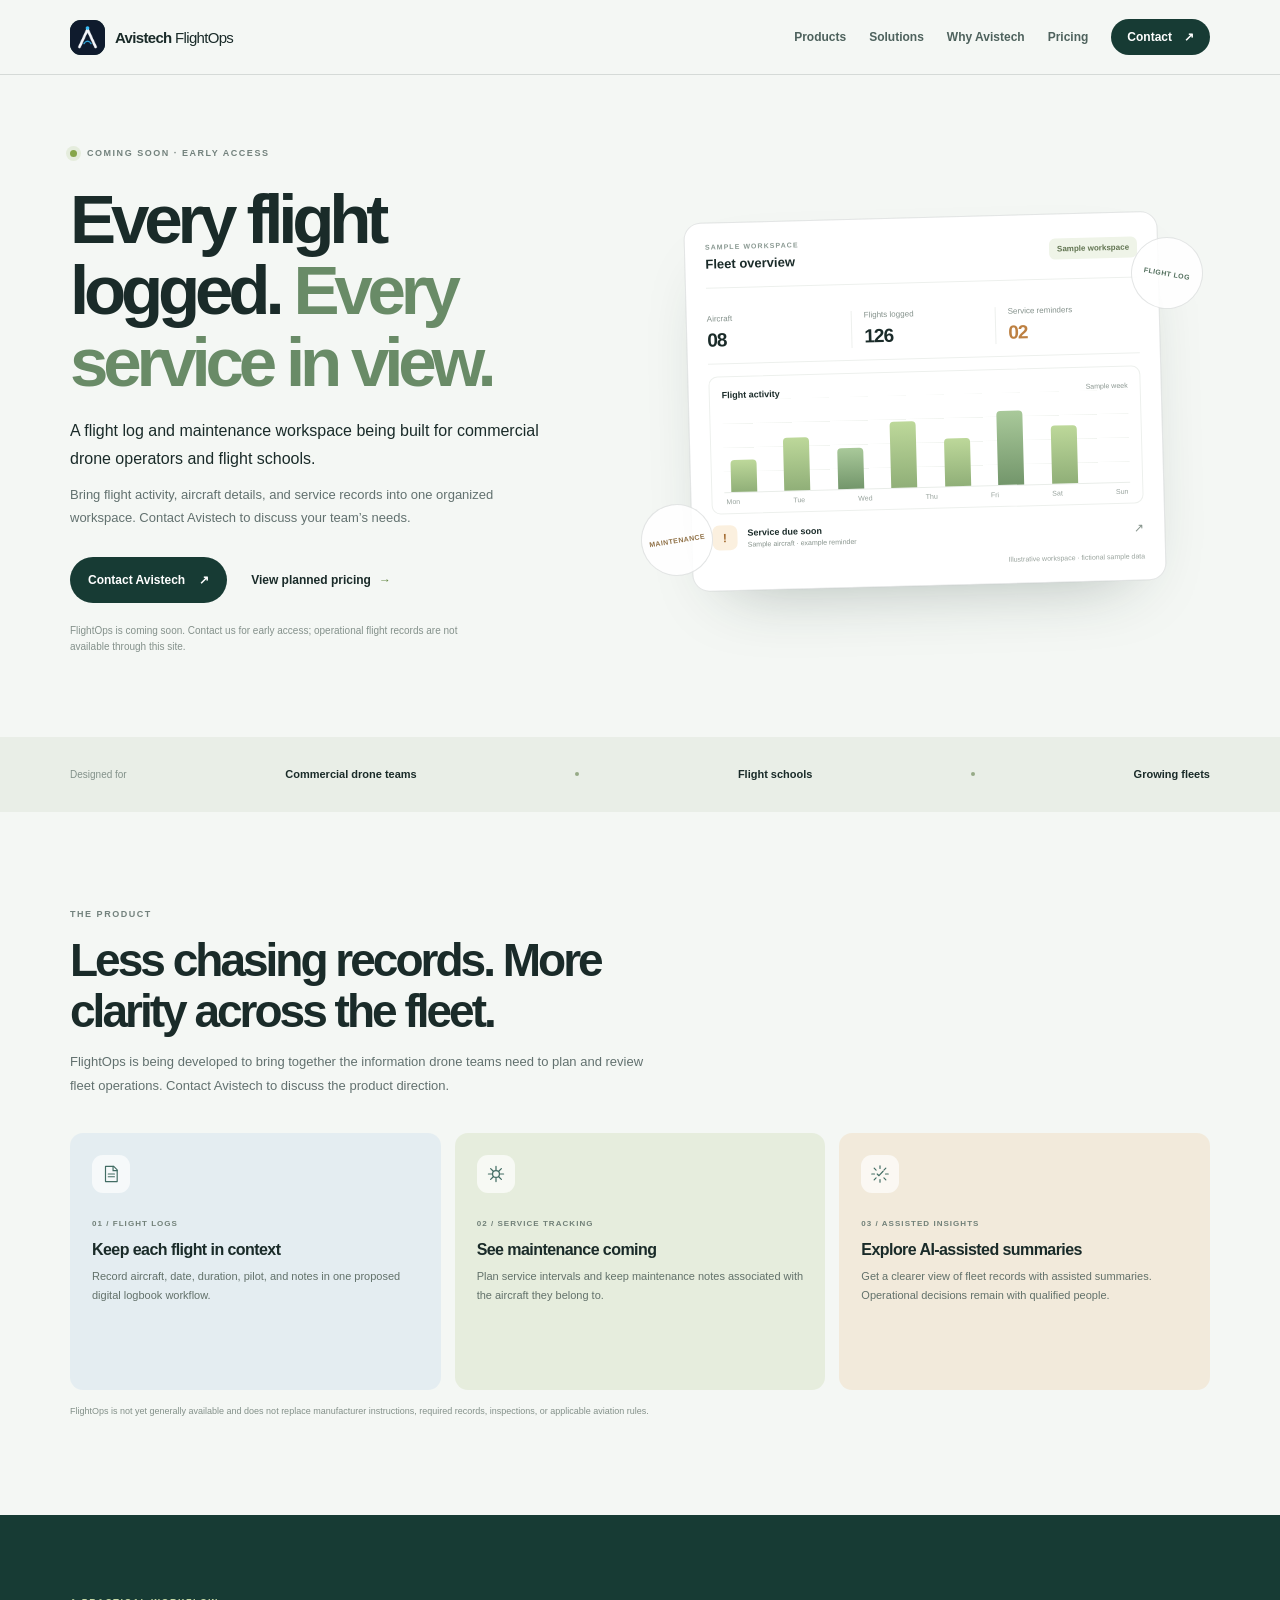
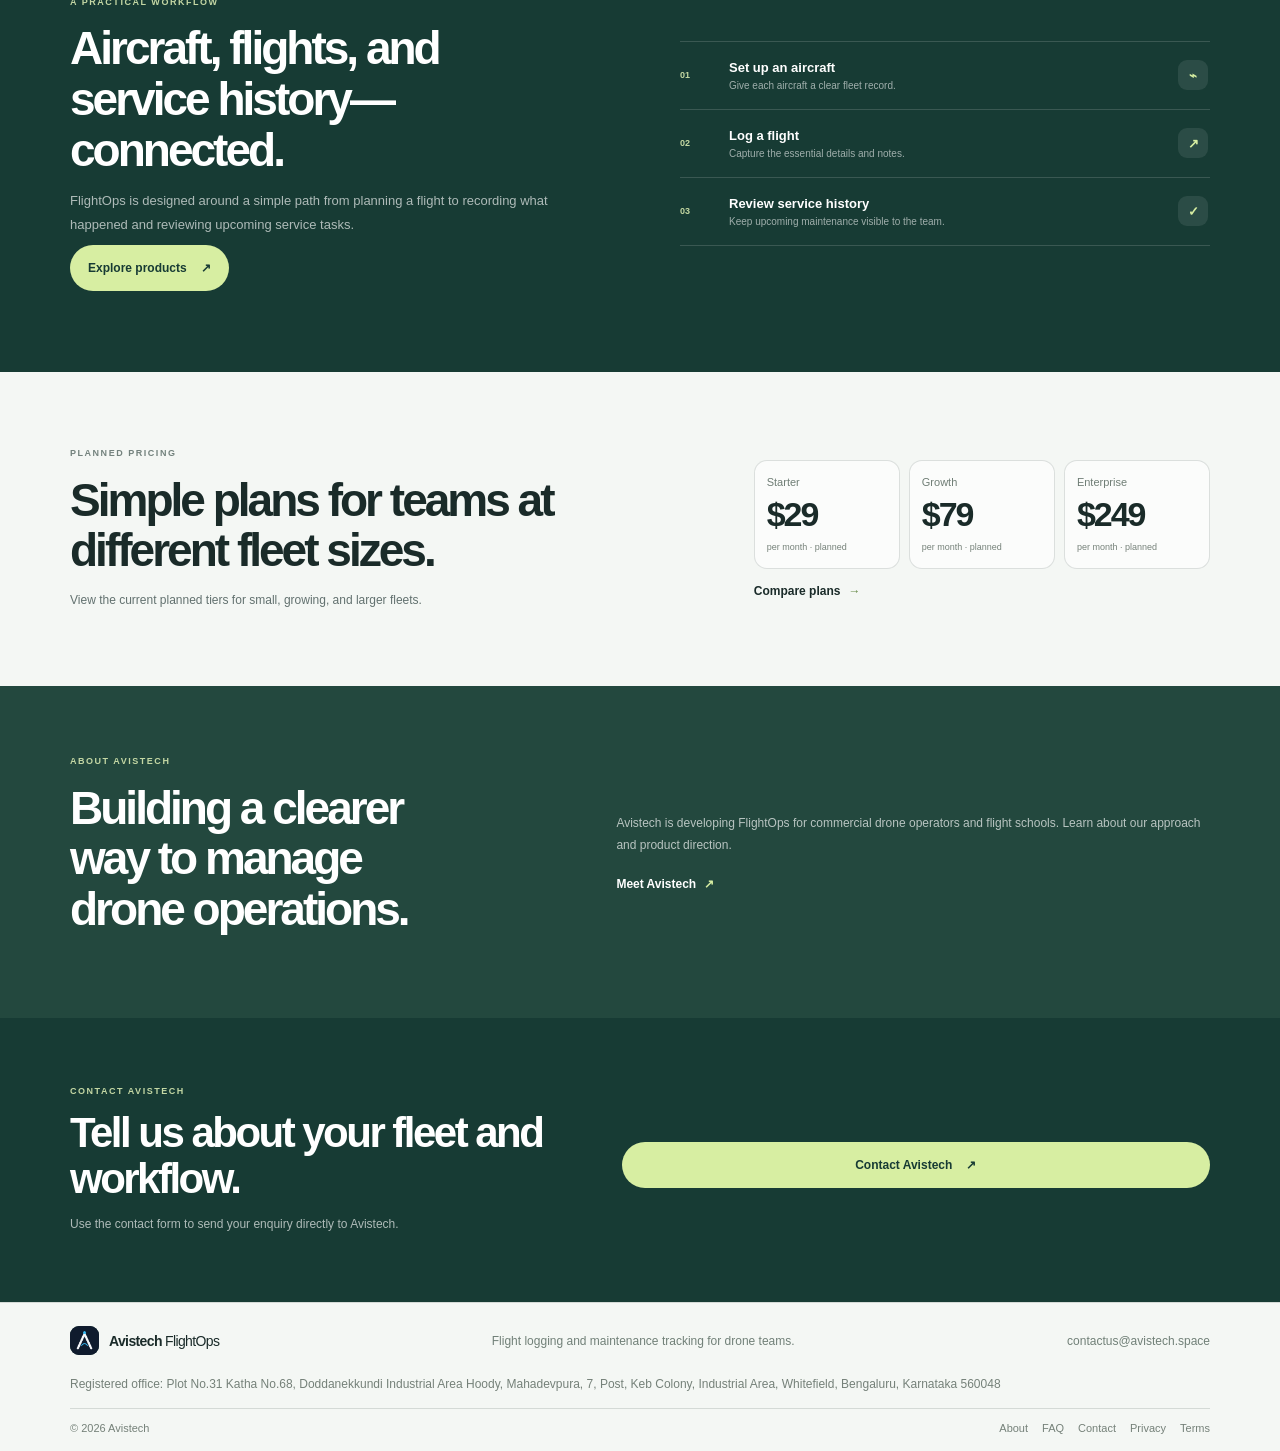
<file: index.html>
<!doctype html>
<html lang="en">
  <head>
    <meta charset="utf-8">
    <meta name="viewport" content="width=device-width, initial-scale=1">
    <link rel="icon" type="image/png" href="/assets/avistech-logo.png">
    <link rel="apple-touch-icon" href="/assets/avistech-logo.png">
    <meta name="theme-color" content="#f4f7f4">
    <meta name="description" content="Avistech FlightOps is a planned flight logging and maintenance workspace for commercial drone operators and flight schools. Contact us for early access.">
    <title>Avistech FlightOps — Drone operations, in one clear view</title>
    <link rel="stylesheet" href="styles.css">
    <script src="script.js" defer></script>
  </head>
  <body>
    <a class="skip-link" href="#main">Skip to content</a>
    <header class="site-header">
      <nav class="nav shell" aria-label="Main navigation">
        <a class="brand" href="index.html" aria-label="Avistech FlightOps home">
          <span class="brand-mark" aria-hidden="true"><img src="/assets/avistech-logo.png" alt=""> </span>
          <span>Avistech <b>FlightOps</b></span>
        </a>
        <button class="menu-toggle" type="button" aria-expanded="false" aria-controls="nav-links">
          <span class="sr-only">Open navigation</span>
          <svg class="menu-open-icon" viewBox="0 0 24 24" fill="none" aria-hidden="true"><path d="M4 7h16M4 12h16M4 17h16" stroke="currentColor" stroke-width="1.8" stroke-linecap="round"/></svg>
          <svg class="menu-close-icon" viewBox="0 0 24 24" fill="none" aria-hidden="true"><path d="m6 6 12 12M18 6 6 18" stroke="currentColor" stroke-width="1.8" stroke-linecap="round"/></svg>
        </button>
        <div class="nav-links" id="nav-links">
          <a href="products.html">Products</a>
          <a href="solutions.html">Solutions</a>
          <a href="why-avistech.html">Why Avistech</a>
          <a href="pricing.html">Pricing</a>
          <a class="nav-cta" href="contact.html">Contact <span aria-hidden="true">↗</span></a>
        </div>
      </nav>
    </header>

    <main id="main">
      <section class="hero shell">
        <div class="hero-copy">
          <p class="eyebrow"><span class="status-dot" aria-hidden="true"></span> Coming soon · early access</p>
          <h1>Every flight logged. <span>Every service in view.</span></h1>
          <p class="hero-description">A flight log and maintenance workspace being built for commercial drone operators and flight schools.</p>
          <p class="hero-detail">Bring flight activity, aircraft details, and service records into one organized workspace. Contact Avistech to discuss your team’s needs.</p>
          <div class="hero-actions">
            <a class="button button-dark" href="contact.html">Contact Avistech <span aria-hidden="true">↗</span></a>
            <a class="text-link" href="pricing.html">View planned pricing <span aria-hidden="true">→</span></a>
          </div>
          <p class="hero-note">FlightOps is coming soon. Contact us for early access; operational flight records are not available through this site.</p>
        </div>

        <div class="dashboard-preview" aria-label="Illustrative sample drone fleet dashboard">
          <div class="dashboard-card">
            <div class="dashboard-top">
              <div><span class="micro-label">SAMPLE WORKSPACE</span><strong>Fleet overview</strong></div>
              <span class="sample-badge">Sample workspace</span>
            </div>
            <div class="fleet-summary">
              <div><span>Aircraft</span><strong>08</strong></div>
              <div><span>Flights logged</span><strong>126</strong></div>
              <div><span>Service reminders</span><strong class="warning-text">02</strong></div>
            </div>
            <div class="chart-card">
              <div class="chart-heading"><strong>Flight activity</strong><span>Sample week</span></div>
              <div class="chart" aria-label="Decorative sample chart">
                <span style="--bar:40%"></span><span style="--bar:66%"></span><span style="--bar:51%"></span><span style="--bar:82%"></span><span style="--bar:60%"></span><span style="--bar:93%"></span><span style="--bar:72%"></span>
              </div>
              <div class="chart-labels" aria-hidden="true"><span>Mon</span><span>Tue</span><span>Wed</span><span>Thu</span><span>Fri</span><span>Sat</span><span>Sun</span></div>
            </div>
            <div class="maintenance-row"><span class="maintenance-icon" aria-hidden="true">!</span><span><strong>Service due soon</strong><small>Sample aircraft · example reminder</small></span><span class="row-arrow" aria-hidden="true">↗</span></div>
            <p class="sample-caption">Illustrative workspace · fictional sample data</p>
          </div>
          <div class="orbit-mark orbit-a" aria-hidden="true">FLIGHT LOG</div>
          <div class="orbit-mark orbit-b" aria-hidden="true">MAINTENANCE</div>
        </div>
      </section>

      <section class="trust-strip">
        <div class="shell trust-inner">
          <span>Designed for</span>
          <strong>Commercial drone teams</strong>
          <i aria-hidden="true"></i>
          <strong>Flight schools</strong>
          <i aria-hidden="true"></i>
          <strong>Growing fleets</strong>
        </div>
      </section>

      <section class="section shell" id="product">
        <div class="section-heading">
          <p class="eyebrow">The product</p>
          <h2>Less chasing records. More clarity across the fleet.</h2>
          <p>FlightOps is being developed to bring together the information drone teams need to plan and review fleet operations. Contact Avistech to discuss the product direction.</p>
        </div>
        <div class="feature-grid">
          <article class="feature-card feature-blue">
            <div class="feature-icon" aria-hidden="true"><svg viewBox="0 0 32 32" fill="none"><path d="M8 5h12l5 5v17H8V5Z" stroke="currentColor" stroke-width="1.7" stroke-linejoin="round"/><path d="M19 5v6h6M12 16h9M12 20h9" stroke="currentColor" stroke-width="1.7" stroke-linecap="round"/></svg></div>
            <span class="feature-number">01 / FLIGHT LOGS</span>
            <h3>Keep each flight in context</h3>
            <p>Record aircraft, date, duration, pilot, and notes in one proposed digital logbook workflow.</p>
          </article>
          <article class="feature-card feature-green">
            <div class="feature-icon" aria-hidden="true"><svg viewBox="0 0 32 32" fill="none"><path d="M16 5v5m0 12v5M5 16h5m12 0h5M8.2 8.2l3.5 3.5m8.6 8.6 3.5 3.5m0-15.6-3.5 3.5m-8.6 8.6-3.5 3.5" stroke="currentColor" stroke-width="1.8" stroke-linecap="round"/><circle cx="16" cy="16" r="5" stroke="currentColor" stroke-width="1.8"/></svg></div>
            <span class="feature-number">02 / SERVICE TRACKING</span>
            <h3>See maintenance coming</h3>
            <p>Plan service intervals and keep maintenance notes associated with the aircraft they belong to.</p>
          </article>
          <article class="feature-card feature-gold">
            <div class="feature-icon" aria-hidden="true"><svg viewBox="0 0 32 32" fill="none"><path d="M16 4v4m0 16v4M4 16h4m16 0h4M7.5 7.5l2.8 2.8m11.4 11.4 2.8 2.8m0-17-2.8 2.8m-11.4 11.4-2.8 2.8" stroke="currentColor" stroke-width="1.7" stroke-linecap="round"/><path d="m12 16 2.5 2.5L20.5 12" stroke="currentColor" stroke-width="1.7" stroke-linecap="round" stroke-linejoin="round"/></svg></div>
            <span class="feature-number">03 / ASSISTED INSIGHTS</span>
            <h3>Explore AI-assisted summaries</h3>
            <p>Get a clearer view of fleet records with assisted summaries. Operational decisions remain with qualified people.</p>
          </article>
        </div>
        <p class="disclaimer">FlightOps is not yet generally available and does not replace manufacturer instructions, required records, inspections, or applicable aviation rules.</p>
      </section>

      <section class="workflow-section">
        <div class="shell workflow-layout">
          <div class="section-heading">
            <p class="eyebrow eyebrow-light">A practical workflow</p>
            <h2>Aircraft, flights, and service history—connected.</h2>
            <p>FlightOps is designed around a simple path from planning a flight to recording what happened and reviewing upcoming service tasks.</p>
            <a class="button button-light" href="products.html">Explore products <span aria-hidden="true">↗</span></a>
          </div>
          <div class="workflow-steps">
            <article><span>01</span><div><h3>Set up an aircraft</h3><p>Give each aircraft a clear fleet record.</p></div><b aria-hidden="true">⌁</b></article>
            <article><span>02</span><div><h3>Log a flight</h3><p>Capture the essential details and notes.</p></div><b aria-hidden="true">↗</b></article>
            <article><span>03</span><div><h3>Review service history</h3><p>Keep upcoming maintenance visible to the team.</p></div><b aria-hidden="true">✓</b></article>
          </div>
        </div>
      </section>

      <section class="pricing-teaser shell">
        <div class="pricing-teaser-copy">
          <p class="eyebrow">Planned pricing</p>
          <h2>Simple plans for teams at different fleet sizes.</h2>
          <p>View the current planned tiers for small, growing, and larger fleets.</p>
        </div>
        <div class="teaser-plan-list" aria-label="Planned monthly pricing tiers">
          <div class="teaser-plans">
            <article class="teaser-price"><span>Starter</span><strong>$29</strong><small>per month · planned</small></article>
            <article class="teaser-price"><span>Growth</span><strong>$79</strong><small>per month · planned</small></article>
            <article class="teaser-price"><span>Enterprise</span><strong>$249</strong><small>per month · planned</small></article>
          </div>
          <a class="text-link" href="pricing.html">Compare plans <span aria-hidden="true">→</span></a>
        </div>
      </section>

      <section class="about-section">
        <div class="shell about-inner">
          <div><p class="eyebrow eyebrow-light">About Avistech</p><h2>Building a clearer way to manage drone operations.</h2></div>
          <div><p>Avistech is developing FlightOps for commercial drone operators and flight schools. Learn about our approach and product direction.</p><a class="text-link light-link" href="about.html">Meet Avistech <span aria-hidden="true">↗</span></a></div>
        </div>
      </section>

      <section class="contact-callout">
        <div class="shell contact-callout-layout">
          <div>
            <p class="eyebrow eyebrow-light">Contact Avistech</p>
            <h2>Tell us about your fleet and workflow.</h2>
            <p>Use the contact form to send your enquiry directly to Avistech.</p>
          </div>
          <a class="button button-light" href="contact.html">Contact Avistech <span aria-hidden="true">↗</span></a>
        </div>
      </section>
    </main>

    <footer class="site-footer">
      <div class="shell footer-main">
        <a class="brand brand-footer" href="index.html"><span class="brand-mark" aria-hidden="true"><img src="/assets/avistech-logo.png" alt=""> </span><span>Avistech <b>FlightOps</b></span></a>
        <p>Flight logging and maintenance tracking for drone teams.</p>
        <a href="mailto:contactus@avistech.space">contactus@avistech.space</a>
      </div>
      <address class="shell footer-address">Registered office: Plot No.31 Katha No.68, Doddanekkundi Industrial Area Hoody, Mahadevpura, 7, Post, Keb Colony, Industrial Area, Whitefield, Bengaluru, Karnataka 560048</address>
      <div class="shell footer-legal">
        <span>© 2026 Avistech</span>
        <span><a href="about.html">About</a><a href="faq.html">FAQ</a><a href="contact.html">Contact</a><a href="privacy.html">Privacy</a><a href="terms.html">Terms</a></span>
      </div>
    </footer>
  </body>
</html>
</file>
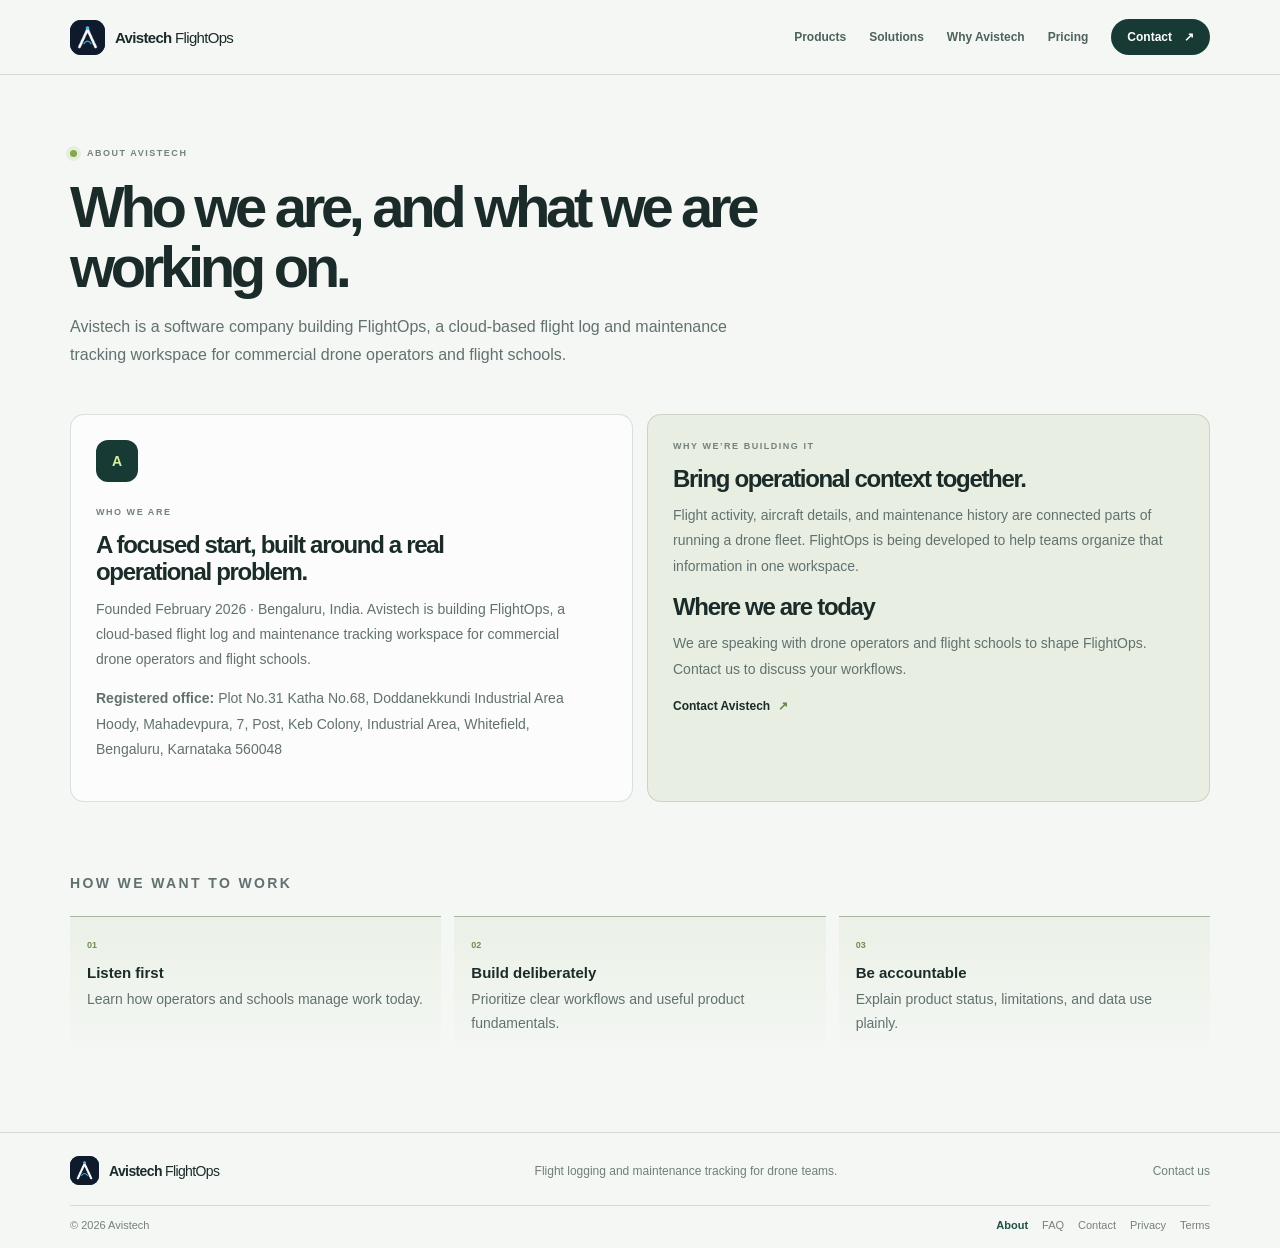
<file: about.html>
<!doctype html>
<html lang="en">
  <head>
    <meta charset="utf-8">
    <meta name="viewport" content="width=device-width, initial-scale=1">
    <link rel="icon" type="image/png" href="/assets/avistech-logo.png">
    <link rel="apple-touch-icon" href="/assets/avistech-logo.png">
    <meta name="description" content="About Avistech, a software company building FlightOps for commercial drone operators and flight schools.">
    <title>About Avistech — FlightOps</title>
    <link rel="stylesheet" href="styles.css">
    <script src="script.js" defer></script>
  </head>
  <body class="readable-page">
    <a class="skip-link" href="#main">Skip to content</a>
    <header class="site-header"><nav class="nav shell" aria-label="Main navigation">
      <a class="brand" href="index.html"><span class="brand-mark" aria-hidden="true"><img src="/assets/avistech-logo.png" alt=""> </span><span>Avistech <b>FlightOps</b></span></a>
      <button class="menu-toggle" type="button" aria-expanded="false" aria-controls="nav-links"><span class="sr-only">Open navigation</span><svg class="menu-open-icon" viewBox="0 0 24 24" fill="none" aria-hidden="true"><path d="M4 7h16M4 12h16M4 17h16" stroke="currentColor" stroke-width="1.8" stroke-linecap="round"/></svg><svg class="menu-close-icon" viewBox="0 0 24 24" fill="none" aria-hidden="true"><path d="m6 6 12 12M18 6 6 18" stroke="currentColor" stroke-width="1.8" stroke-linecap="round"/></svg></button>
      <div class="nav-links" id="nav-links"><a href="products.html">Products</a><a href="solutions.html">Solutions</a><a href="why-avistech.html">Why Avistech</a><a href="pricing.html">Pricing</a><a class="nav-cta" href="contact.html">Contact <span aria-hidden="true">↗</span></a></div>
    </nav></header>
    <main id="main">
      <section class="page-hero shell"><p class="eyebrow"><span class="status-dot" aria-hidden="true"></span> About Avistech</p><h1>Who we are, and what we are working on.</h1><p>Avistech is a software company building FlightOps, a cloud-based flight log and maintenance tracking workspace for commercial drone operators and flight schools.</p></section>
      <section class="about-story shell">
        <article class="about-story-card"><span class="story-mark">A</span><p class="eyebrow">Who we are</p><h2>A focused start, built around a real operational problem.</h2><p>Founded February 2026 · Bengaluru, India. Avistech is building FlightOps, a cloud-based flight log and maintenance tracking workspace for commercial drone operators and flight schools.</p><p><strong>Registered office:</strong> Plot No.31 Katha No.68, Doddanekkundi Industrial Area Hoody, Mahadevpura, 7, Post, Keb Colony, Industrial Area, Whitefield, Bengaluru, Karnataka 560048</p></article>
        <article class="about-story-card story-accent"><p class="eyebrow">Why we’re building it</p><h2>Bring operational context together.</h2><p>Flight activity, aircraft details, and maintenance history are connected parts of running a drone fleet. FlightOps is being developed to help teams organize that information in one workspace.</p><h2>Where we are today</h2><p>We are speaking with drone operators and flight schools to shape FlightOps. Contact us to discuss your workflows.</p><a class="text-link" href="contact.html">Contact Avistech <span aria-hidden="true">↗</span></a></article>
      </section>
      <section class="about-values shell"><p class="eyebrow">How we want to work</p><div><article><b>01</b><h2>Listen first</h2><p>Learn how operators and schools manage work today.</p></article><article><b>02</b><h2>Build deliberately</h2><p>Prioritize clear workflows and useful product fundamentals.</p></article><article><b>03</b><h2>Be accountable</h2><p>Explain product status, limitations, and data use plainly.</p></article></div></section>
    </main>
    <footer class="site-footer"><div class="shell footer-main"><a class="brand brand-footer" href="index.html"><span class="brand-mark" aria-hidden="true"><img src="/assets/avistech-logo.png" alt=""> </span><span>Avistech <b>FlightOps</b></span></a><p>Flight logging and maintenance tracking for drone teams.</p><a href="contact.html">Contact us</a></div><div class="shell footer-legal"><span>© 2026 Avistech</span><span><a href="about.html" aria-current="page">About</a><a href="faq.html">FAQ</a><a href="contact.html">Contact</a><a href="privacy.html">Privacy</a><a href="terms.html">Terms</a></span></div></footer>
  </body>
</html>
</file>
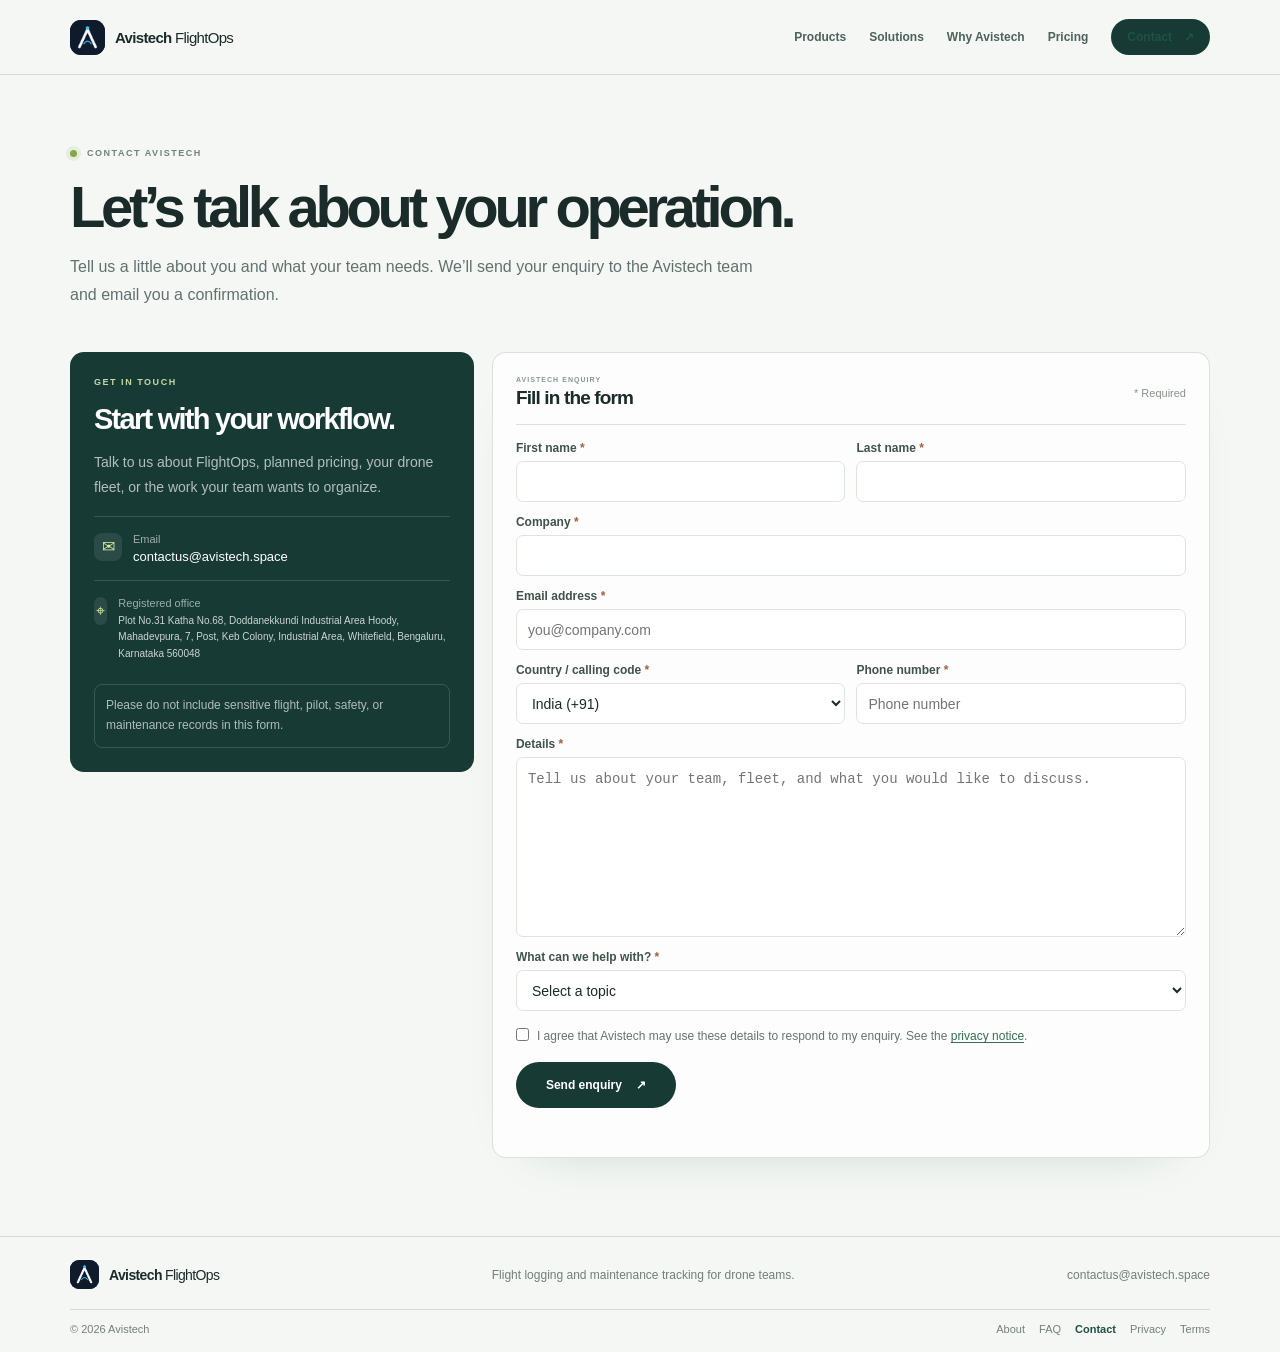
<file: contact.html>
<!doctype html>
<html lang="en">
  <head>
    <meta charset="utf-8">
    <meta name="viewport" content="width=device-width, initial-scale=1">
    <link rel="icon" type="image/png" href="/assets/avistech-logo.png">
    <link rel="apple-touch-icon" href="/assets/avistech-logo.png">
    <meta name="description" content="Contact Avistech about FlightOps, planned pricing, commercial drone operations, and flight school workflows.">
    <title>Contact Avistech — FlightOps</title>
    <link rel="stylesheet" href="styles.css">
    <script src="script.js" defer></script>
  </head>
  <body class="readable-page">
    <a class="skip-link" href="#main">Skip to content</a>
    <header class="site-header"><nav class="nav shell" aria-label="Main navigation">
      <a class="brand" href="index.html"><span class="brand-mark" aria-hidden="true"><img src="/assets/avistech-logo.png" alt=""> </span><span>Avistech <b>FlightOps</b></span></a>
      <button class="menu-toggle" type="button" aria-expanded="false" aria-controls="nav-links"><span class="sr-only">Open navigation</span><svg class="menu-open-icon" viewBox="0 0 24 24" fill="none" aria-hidden="true"><path d="M4 7h16M4 12h16M4 17h16" stroke="currentColor" stroke-width="1.8" stroke-linecap="round"/></svg><svg class="menu-close-icon" viewBox="0 0 24 24" fill="none" aria-hidden="true"><path d="m6 6 12 12M18 6 6 18" stroke="currentColor" stroke-width="1.8" stroke-linecap="round"/></svg></button>
      <div class="nav-links" id="nav-links"><a href="products.html">Products</a><a href="solutions.html">Solutions</a><a href="why-avistech.html">Why Avistech</a><a href="pricing.html">Pricing</a><a class="nav-cta" href="contact.html" aria-current="page">Contact <span aria-hidden="true">↗</span></a></div>
    </nav></header>
    <main id="main">
      <section class="page-hero shell"><p class="eyebrow"><span class="status-dot" aria-hidden="true"></span> Contact Avistech</p><h1>Let’s talk about your operation.</h1><p>Tell us a little about you and what your team needs. We’ll send your enquiry to the Avistech team and email you a confirmation.</p></section>
      <section class="contact-layout shell">
        <aside class="contact-aside">
          <p class="eyebrow eyebrow-light">Get in touch</p><h2>Start with your workflow.</h2>
          <p>Talk to us about FlightOps, planned pricing, your drone fleet, or the work your team wants to organize.</p>
          <div class="contact-detail"><span aria-hidden="true">✉</span><div><small>Email</small><a href="mailto:contactus@avistech.space">contactus@avistech.space</a></div></div>
          <div class="contact-detail"><span aria-hidden="true">⌖</span><div><small>Registered office</small><address class="contact-address">Plot No.31 Katha No.68, Doddanekkundi Industrial Area Hoody, Mahadevpura, 7, Post, Keb Colony, Industrial Area, Whitefield, Bengaluru, Karnataka 560048</address></div></div>
          <div class="contact-aside-note">Please do not include sensitive flight, pilot, safety, or maintenance records in this form.</div>
        </aside>
        <form class="contact-form" id="contact-form">
          <div class="contact-form-heading"><div><p class="micro-label">AVISTECH ENQUIRY</p><h2>Fill in the form</h2></div><span class="required-note">* Required</span></div>
          <div class="contact-fields">
            <label><span class="field-label">First name <span class="required-marker">*</span></span><input name="firstName" type="text" autocomplete="given-name" maxlength="80" required></label>
            <label><span class="field-label">Last name <span class="required-marker">*</span></span><input name="lastName" type="text" autocomplete="family-name" maxlength="80" required></label>
            <label class="contact-company"><span class="field-label">Company <span class="required-marker">*</span></span><input name="company" type="text" autocomplete="organization" maxlength="120" required></label>
            <label class="contact-email"><span class="field-label">Email address <span class="required-marker">*</span></span><input name="email" type="email" autocomplete="email" maxlength="254" placeholder="you@company.com" required></label>
            <label><span class="field-label">Country / calling code <span class="required-marker">*</span></span>
              <select name="country" id="country-code" autocomplete="country" required>
                <option value="US|+1" data-iso="US">United States (+1)</option>
                <option value="CA|+1" data-iso="CA">Canada (+1)</option>
                <option value="IN|+91" data-iso="IN" selected>India (+91)</option>
                <option value="GB|+44" data-iso="GB">United Kingdom (+44)</option>
                <option value="AU|+61" data-iso="AU">Australia (+61)</option>
                <option value="NZ|+64" data-iso="NZ">New Zealand (+64)</option>
                <option value="SG|+65" data-iso="SG">Singapore (+65)</option>
                <option value="AE|+971" data-iso="AE">United Arab Emirates (+971)</option>
                <option value="SA|+966" data-iso="SA">Saudi Arabia (+966)</option>
                <option value="ZA|+27" data-iso="ZA">South Africa (+27)</option>
                <option value="NG|+234" data-iso="NG">Nigeria (+234)</option>
                <option value="KE|+254" data-iso="KE">Kenya (+254)</option>
                <option value="EG|+20" data-iso="EG">Egypt (+20)</option>
                <option value="BR|+55" data-iso="BR">Brazil (+55)</option>
                <option value="MX|+52" data-iso="MX">Mexico (+52)</option>
                <option value="AR|+54" data-iso="AR">Argentina (+54)</option>
                <option value="CL|+56" data-iso="CL">Chile (+56)</option>
                <option value="CO|+57" data-iso="CO">Colombia (+57)</option>
                <option value="JP|+81" data-iso="JP">Japan (+81)</option>
                <option value="KR|+82" data-iso="KR">South Korea (+82)</option>
                <option value="CN|+86" data-iso="CN">China (+86)</option>
                <option value="HK|+852" data-iso="HK">Hong Kong (+852)</option>
                <option value="TW|+886" data-iso="TW">Taiwan (+886)</option>
                <option value="MY|+60" data-iso="MY">Malaysia (+60)</option>
                <option value="ID|+62" data-iso="ID">Indonesia (+62)</option>
                <option value="TH|+66" data-iso="TH">Thailand (+66)</option>
                <option value="PH|+63" data-iso="PH">Philippines (+63)</option>
                <option value="VN|+84" data-iso="VN">Vietnam (+84)</option>
                <option value="PK|+92" data-iso="PK">Pakistan (+92)</option>
                <option value="BD|+880" data-iso="BD">Bangladesh (+880)</option>
                <option value="LK|+94" data-iso="LK">Sri Lanka (+94)</option>
                <option value="NP|+977" data-iso="NP">Nepal (+977)</option>
                <option value="DE|+49" data-iso="DE">Germany (+49)</option>
                <option value="FR|+33" data-iso="FR">France (+33)</option>
                <option value="IT|+39" data-iso="IT">Italy (+39)</option>
                <option value="ES|+34" data-iso="ES">Spain (+34)</option>
                <option value="NL|+31" data-iso="NL">Netherlands (+31)</option>
                <option value="BE|+32" data-iso="BE">Belgium (+32)</option>
                <option value="CH|+41" data-iso="CH">Switzerland (+41)</option>
                <option value="AT|+43" data-iso="AT">Austria (+43)</option>
                <option value="SE|+46" data-iso="SE">Sweden (+46)</option>
                <option value="NO|+47" data-iso="NO">Norway (+47)</option>
                <option value="DK|+45" data-iso="DK">Denmark (+45)</option>
                <option value="FI|+358" data-iso="FI">Finland (+358)</option>
                <option value="IE|+353" data-iso="IE">Ireland (+353)</option>
                <option value="PT|+351" data-iso="PT">Portugal (+351)</option>
                <option value="PL|+48" data-iso="PL">Poland (+48)</option>
                <option value="TR|+90" data-iso="TR">Türkiye (+90)</option>
                <option value="IL|+972" data-iso="IL">Israel (+972)</option>
                <option value="OTHER|">Other / not listed</option>
              </select>
            </label>
            <label><span class="field-label">Phone number <span class="required-marker">*</span></span><input name="phone" id="contact-phone" type="tel" autocomplete="tel-national" inputmode="tel" minlength="5" maxlength="24" placeholder="Phone number" required></label>
            <label class="contact-message"><span class="field-label">Details <span class="required-marker">*</span></span><textarea name="details" rows="7" maxlength="3000" placeholder="Tell us about your team, fleet, and what you would like to discuss." required></textarea></label>
            <label class="contact-topic"><span class="field-label">What can we help with? <span class="required-marker">*</span></span>
              <select name="topic" id="contact-topic" required>
                <option value="">Select a topic</option>
                <option>Product information</option>
                <option>Commercial drone operations</option>
                <option>Flight school workflows</option>
                <option>Fleet maintenance</option>
                <option>Starter plan enquiry</option>
                <option>Growth plan enquiry</option>
                <option>Enterprise plan enquiry</option>
                <option>Partnership</option>
                <option>Other</option>
              </select>
            </label>
          </div>
          <label class="contact-consent"><input name="consent" type="checkbox" required><span>I agree that Avistech may use these details to respond to my enquiry. See the <a href="privacy.html">privacy notice</a>.</span></label>
          <label class="honeypot" aria-hidden="true">Leave this field empty<input name="website" tabindex="-1" autocomplete="off"></label>
          <button class="button button-dark contact-submit" type="submit">Send enquiry <span aria-hidden="true">↗</span></button>
          <p class="contact-status" id="contact-status" aria-live="polite"></p>
        </form>
      </section>
      <dialog class="success-dialog" id="contact-success" aria-labelledby="contact-success-title" aria-describedby="contact-success-message">
        <div class="success-dialog-card">
          <button class="success-dialog-close" type="button" aria-label="Close confirmation">&times;</button>
          <span class="success-icon" aria-hidden="true"><span></span></span>
          <p class="eyebrow">Message received</p>
          <h2 id="contact-success-title">Thank you for reaching out.</h2>
          <p id="contact-success-message"></p>
          <button class="button button-dark success-dialog-button" type="button">Done</button>
        </div>
      </dialog>
    </main>
    <footer class="site-footer"><div class="shell footer-main"><a class="brand brand-footer" href="index.html"><span class="brand-mark" aria-hidden="true"><img src="/assets/avistech-logo.png" alt=""> </span><span>Avistech <b>FlightOps</b></span></a><p>Flight logging and maintenance tracking for drone teams.</p><a href="mailto:contactus@avistech.space">contactus@avistech.space</a></div><div class="shell footer-legal"><span>© 2026 Avistech</span><span><a href="about.html">About</a><a href="faq.html">FAQ</a><a href="contact.html" aria-current="page">Contact</a><a href="privacy.html">Privacy</a><a href="terms.html">Terms</a></span></div></footer>
  </body>
</html>
</file>
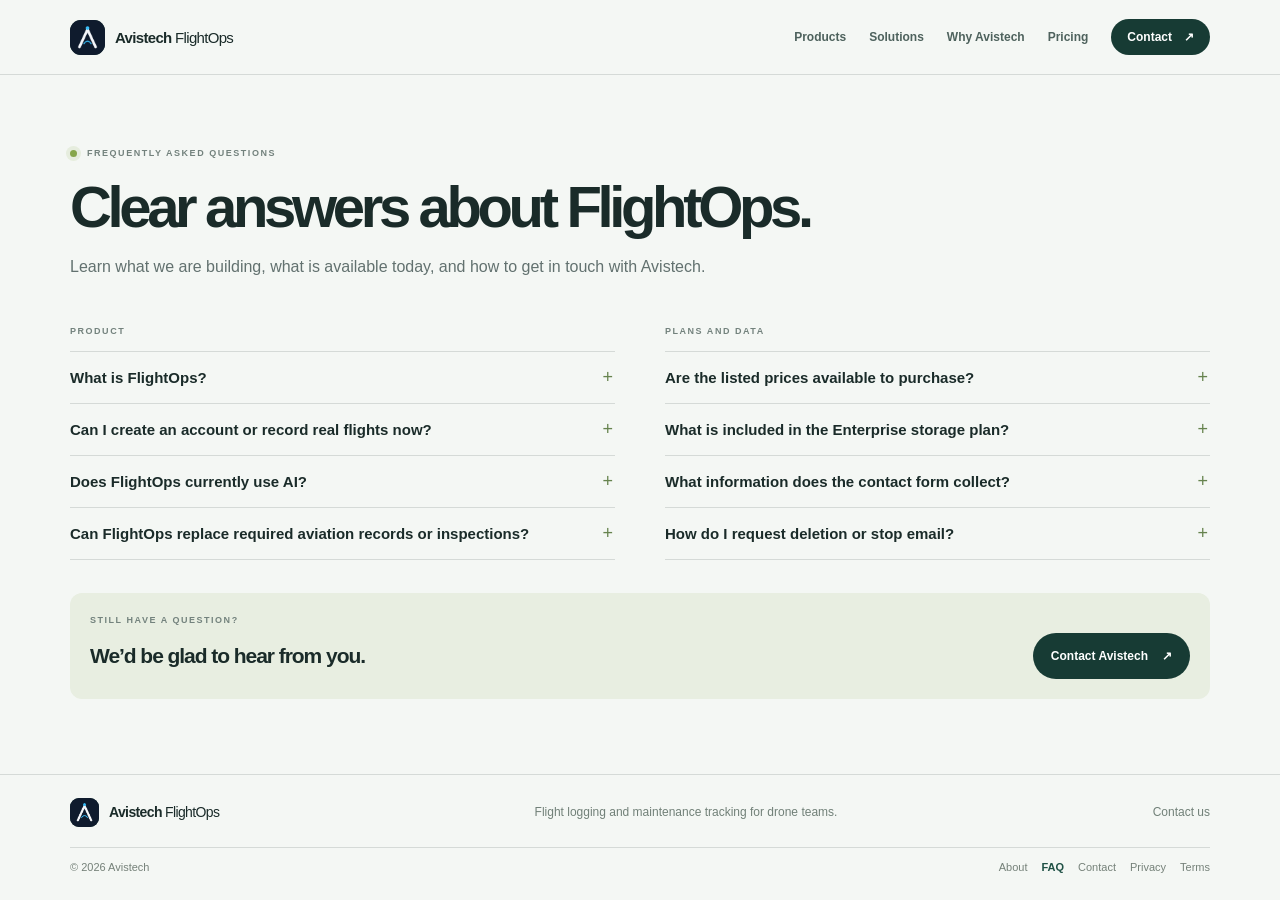
<file: faq.html>
<!doctype html>
<html lang="en">
  <head>
    <meta charset="utf-8">
    <meta name="viewport" content="width=device-width, initial-scale=1">
    <link rel="icon" type="image/png" href="/assets/avistech-logo.png">
    <link rel="apple-touch-icon" href="/assets/avistech-logo.png">
    <meta name="description" content="Answers about Avistech FlightOps, product availability, planned pricing, flight records, and data handling.">
    <title>FAQ — Avistech FlightOps</title>
    <link rel="stylesheet" href="styles.css">
    <script src="script.js" defer></script>
  </head>
  <body class="readable-page">
    <a class="skip-link" href="#main">Skip to content</a>
    <header class="site-header"><nav class="nav shell" aria-label="Main navigation">
      <a class="brand" href="index.html"><span class="brand-mark" aria-hidden="true"><img src="/assets/avistech-logo.png" alt=""> </span><span>Avistech <b>FlightOps</b></span></a>
      <button class="menu-toggle" type="button" aria-expanded="false" aria-controls="nav-links"><span class="sr-only">Open navigation</span><svg class="menu-open-icon" viewBox="0 0 24 24" fill="none" aria-hidden="true"><path d="M4 7h16M4 12h16M4 17h16" stroke="currentColor" stroke-width="1.8" stroke-linecap="round"/></svg><svg class="menu-close-icon" viewBox="0 0 24 24" fill="none" aria-hidden="true"><path d="m6 6 12 12M18 6 6 18" stroke="currentColor" stroke-width="1.8" stroke-linecap="round"/></svg></button>
      <div class="nav-links" id="nav-links"><a href="products.html">Products</a><a href="solutions.html">Solutions</a><a href="why-avistech.html">Why Avistech</a><a href="pricing.html">Pricing</a><a class="nav-cta" href="contact.html">Contact <span aria-hidden="true">↗</span></a></div>
    </nav></header>
    <main id="main">
      <section class="page-hero shell"><p class="eyebrow"><span class="status-dot" aria-hidden="true"></span> Frequently asked questions</p><h1>Clear answers about FlightOps.</h1><p>Learn what we are building, what is available today, and how to get in touch with Avistech.</p></section>
      <section class="faq-layout shell">
        <div class="faq-category"><p class="eyebrow">Product</p><div class="faq-list">
          <details><summary>What is FlightOps?</summary><p>FlightOps is Avistech’s planned product: a cloud-based flight log and maintenance tracking workspace for commercial drone operators and flight schools.</p></details>
          <details><summary>Can I create an account or record real flights now?</summary><p>No. The service is not currently open for accounts or operational flight records. The workspace visuals on this site are illustrative only.</p></details>
          <details><summary>Does FlightOps currently use AI?</summary><p>No AI service is connected to this website. AI-assisted summaries are a planned capability, subject to product design and human review.</p></details>
          <details><summary>Can FlightOps replace required aviation records or inspections?</summary><p>No. The product is not available for operational use and is not a substitute for applicable rules, required records, manufacturer instructions, qualified maintenance, or inspections.</p></details>
        </div></div>
        <div class="faq-category"><p class="eyebrow">Plans and data</p><div class="faq-list">
          <details><summary>Are the listed prices available to purchase?</summary><p>Not yet. The $29, $79, and $249 monthly amounts are planned pricing and may change before launch. No subscription checkout is currently available.</p></details>
          <details><summary>What is included in the Enterprise storage plan?</summary><p>Dedicated storage options are planned capabilities only. Architecture, access controls, retention, backups, and availability are not finalized.</p></details>
          <details><summary>What information does the contact form collect?</summary><p>The form requests your name, email, company, country calling code, phone number, enquiry topic, and message. The details are sent to Avistech by email through our configured email provider. See the privacy notice for details.</p></details>
          <details><summary>How do I request deletion or stop email?</summary><p>Contact <a href="mailto:contactus@avistech.space">contactus@avistech.space</a> and ask us to remove your enquiry or stop further contact.</p></details>
        </div></div>
        <div class="faq-contact"><p class="eyebrow">Still have a question?</p><h2>We’d be glad to hear from you.</h2><a class="button button-dark" href="contact.html">Contact Avistech <span aria-hidden="true">↗</span></a></div>
      </section>
    </main>
    <footer class="site-footer"><div class="shell footer-main"><a class="brand brand-footer" href="index.html"><span class="brand-mark" aria-hidden="true"><img src="/assets/avistech-logo.png" alt=""> </span><span>Avistech <b>FlightOps</b></span></a><p>Flight logging and maintenance tracking for drone teams.</p><a href="contact.html">Contact us</a></div><div class="shell footer-legal"><span>© 2026 Avistech</span><span><a href="about.html">About</a><a href="faq.html" aria-current="page">FAQ</a><a href="contact.html">Contact</a><a href="privacy.html">Privacy</a><a href="terms.html">Terms</a></span></div></footer>
  </body>
</html>
</file>
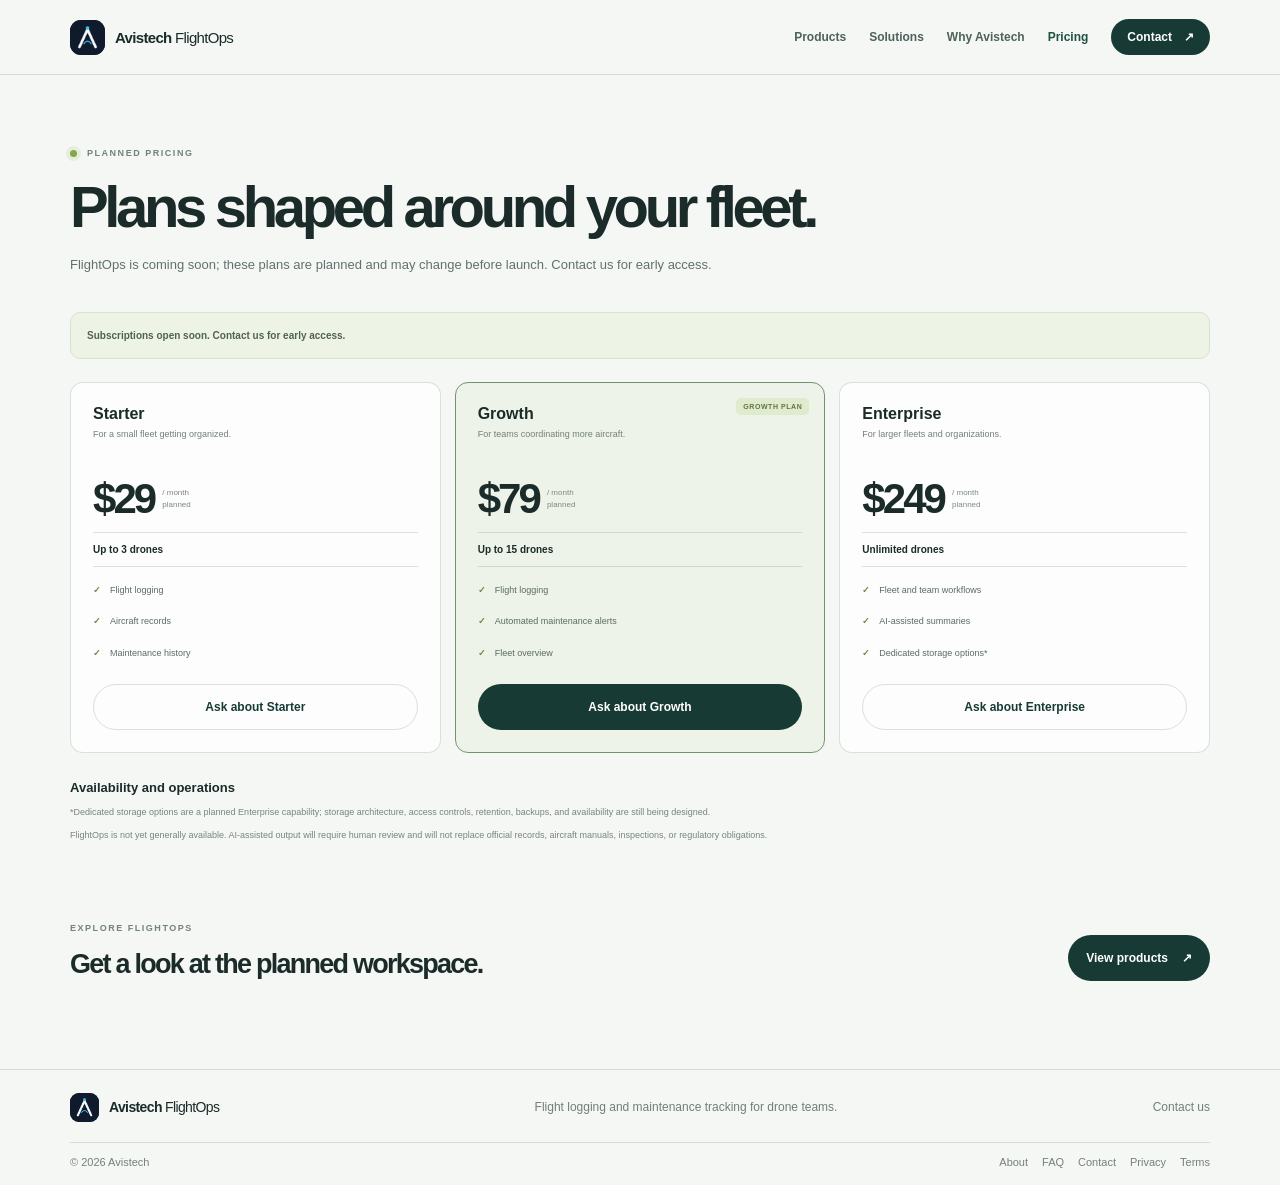
<file: pricing.html>
<!doctype html>
<html lang="en">
  <head>
    <meta charset="utf-8">
    <meta name="viewport" content="width=device-width, initial-scale=1">
    <link rel="icon" type="image/png" href="/assets/avistech-logo.png">
    <link rel="apple-touch-icon" href="/assets/avistech-logo.png">
    <meta name="description" content="Explore planned monthly FlightOps pricing for drone fleets and contact Avistech for early access.">
    <title>Pricing — Avistech FlightOps</title>
    <link rel="stylesheet" href="styles.css">
    <script src="script.js" defer></script>
  </head>
  <body>
    <a class="skip-link" href="#main">Skip to content</a>
    <header class="site-header">
      <nav class="nav shell" aria-label="Main navigation">
        <a class="brand" href="index.html" aria-label="Avistech FlightOps home"><span class="brand-mark" aria-hidden="true"><img src="/assets/avistech-logo.png" alt=""> </span><span>Avistech <b>FlightOps</b></span></a>
        <button class="menu-toggle" type="button" aria-expanded="false" aria-controls="nav-links"><span class="sr-only">Open navigation</span><svg class="menu-open-icon" viewBox="0 0 24 24" fill="none" aria-hidden="true"><path d="M4 7h16M4 12h16M4 17h16" stroke="currentColor" stroke-width="1.8" stroke-linecap="round"/></svg><svg class="menu-close-icon" viewBox="0 0 24 24" fill="none" aria-hidden="true"><path d="m6 6 12 12M18 6 6 18" stroke="currentColor" stroke-width="1.8" stroke-linecap="round"/></svg></button>
        <div class="nav-links" id="nav-links"><a href="products.html">Products</a><a href="solutions.html">Solutions</a><a href="why-avistech.html">Why Avistech</a><a href="pricing.html" aria-current="page">Pricing</a><a class="nav-cta" href="contact.html">Contact <span aria-hidden="true">↗</span></a></div>
      </nav>
    </header>
    <main id="main">
      <section class="page-hero shell">
        <p class="eyebrow"><span class="status-dot" aria-hidden="true"></span> Planned pricing</p>
        <h1>Plans shaped around your fleet.</h1>
        <p>FlightOps is coming soon; these plans are planned and may change before launch. Contact us for early access.</p>
      </section>
      <section class="pricing-disclaimer shell" role="note"><strong>Subscriptions open soon. Contact us for early access.</strong></section>
      <section class="shell plan-grid" aria-label="Planned monthly subscription plans">
        <article class="plan-card">
          <p class="plan-name">Starter</p><p class="plan-audience">For a small fleet getting organized.</p>
          <p class="plan-price"><strong>$29</strong><span>/ month<br>planned</span></p>
          <p class="plan-limit">Up to 3 drones</p>
          <ul><li>Flight logging</li><li>Aircraft records</li><li>Maintenance history</li></ul>
          <a class="button button-outline" href="contact.html?interest=Starter">Ask about Starter</a>
        </article>
        <article class="plan-card plan-featured">
          <span class="plan-ribbon">GROWTH PLAN</span>
          <p class="plan-name">Growth</p><p class="plan-audience">For teams coordinating more aircraft.</p>
          <p class="plan-price"><strong>$79</strong><span>/ month<br>planned</span></p>
          <p class="plan-limit">Up to 15 drones</p>
          <ul><li>Flight logging</li><li>Automated maintenance alerts</li><li>Fleet overview</li></ul>
          <a class="button button-dark" href="contact.html?interest=Growth">Ask about Growth</a>
        </article>
        <article class="plan-card">
          <p class="plan-name">Enterprise</p><p class="plan-audience">For larger fleets and organizations.</p>
          <p class="plan-price"><strong>$249</strong><span>/ month<br>planned</span></p>
          <p class="plan-limit">Unlimited drones</p>
          <ul><li>Fleet and team workflows</li><li>AI-assisted summaries</li><li>Dedicated storage options*</li></ul>
          <a class="button button-outline" href="contact.html?interest=Enterprise">Ask about Enterprise</a>
        </article>
      </section>
      <section class="shell plan-footnotes">
        <h2>Availability and operations</h2>
        <p>*Dedicated storage options are a planned Enterprise capability; storage architecture, access controls, retention, backups, and availability are still being designed.</p>
        <p>FlightOps is not yet generally available. AI-assisted output will require human review and will not replace official records, aircraft manuals, inspections, or regulatory obligations.</p>
      </section>
      <section class="shell preview-next">
        <div><p class="eyebrow">Explore FlightOps</p><h2>Get a look at the planned workspace.</h2></div>
        <a class="button button-dark" href="products.html">View products <span aria-hidden="true">↗</span></a>
      </section>
    </main>
    <footer class="site-footer"><div class="shell footer-main"><a class="brand brand-footer" href="index.html"><span class="brand-mark" aria-hidden="true"><img src="/assets/avistech-logo.png" alt=""> </span><span>Avistech <b>FlightOps</b></span></a><p>Flight logging and maintenance tracking for drone teams.</p><a href="contact.html">Contact us</a></div><div class="shell footer-legal"><span>© 2026 Avistech</span><span><a href="about.html">About</a><a href="faq.html">FAQ</a><a href="contact.html">Contact</a><a href="privacy.html">Privacy</a><a href="terms.html">Terms</a></span></div></footer>
  </body>
</html>
</file>
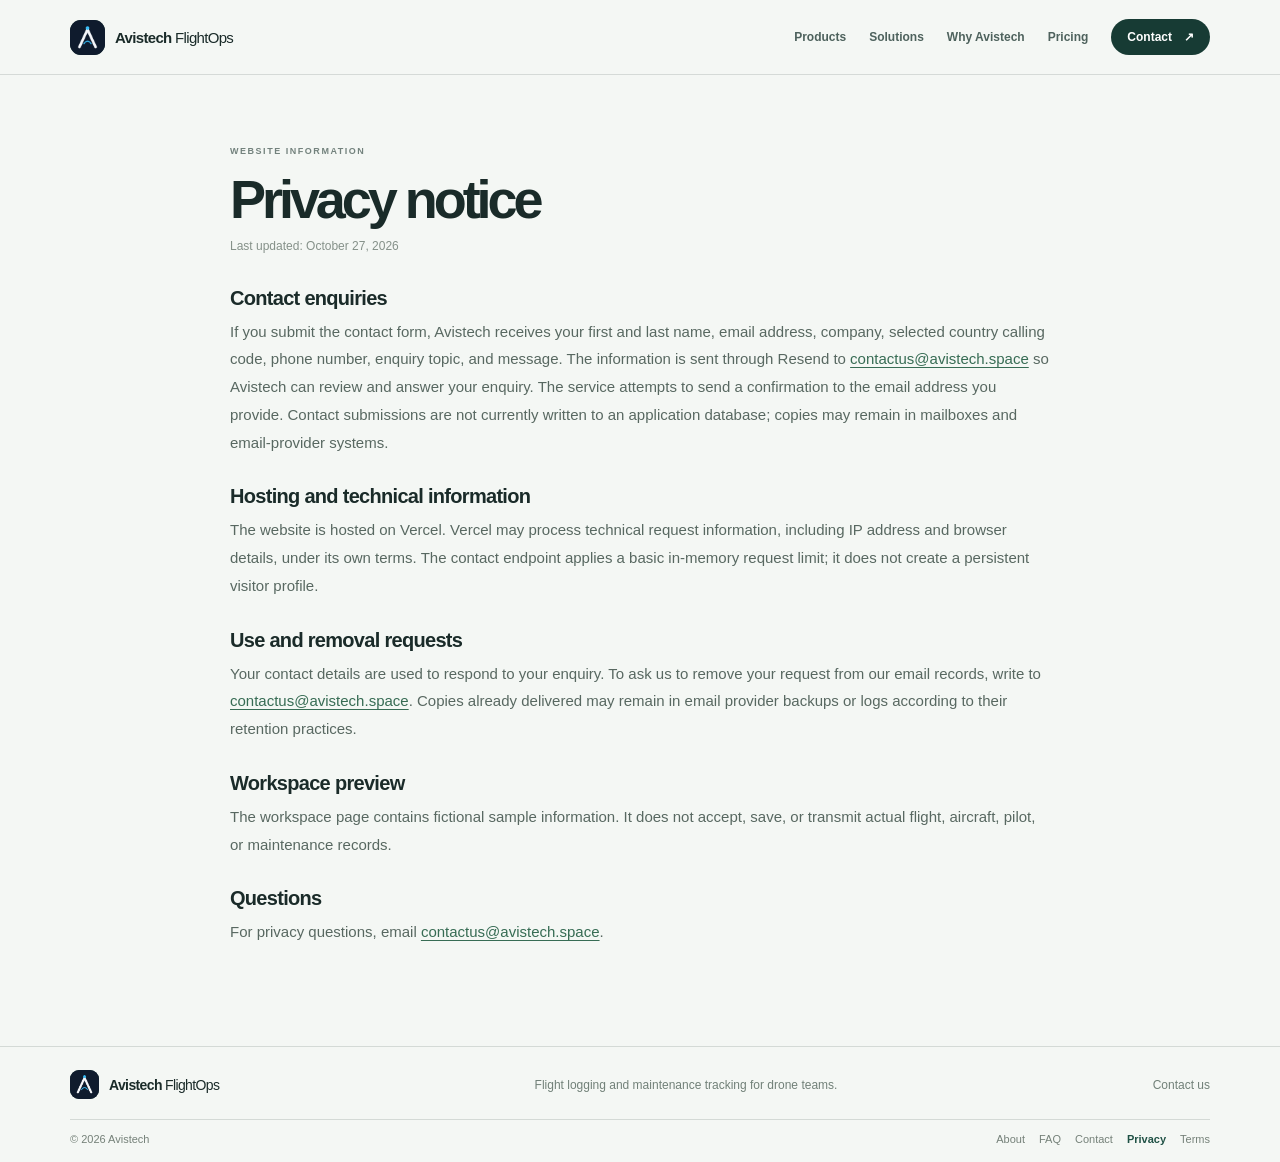
<file: privacy.html>
<!doctype html>
<html lang="en">
  <head>
    <meta charset="utf-8">
    <meta name="viewport" content="width=device-width, initial-scale=1">
    <link rel="icon" type="image/png" href="/assets/avistech-logo.png">
    <link rel="apple-touch-icon" href="/assets/avistech-logo.png">
    <meta name="description" content="How Avistech handles information submitted through the FlightOps contact form.">
    <title>Privacy Notice — Avistech FlightOps</title>
    <link rel="stylesheet" href="styles.css">
    <script src="script.js" defer></script>
  </head>
  <body class="readable-page">
    <a class="skip-link" href="#main">Skip to content</a>
    <header class="site-header"><nav class="nav shell" aria-label="Main navigation"><a class="brand" href="index.html"><span class="brand-mark" aria-hidden="true"><img src="/assets/avistech-logo.png" alt=""> </span><span>Avistech <b>FlightOps</b></span></a><button class="menu-toggle" type="button" aria-expanded="false" aria-controls="nav-links"><span class="sr-only">Open navigation</span><svg class="menu-open-icon" viewBox="0 0 24 24" fill="none" aria-hidden="true"><path d="M4 7h16M4 12h16M4 17h16" stroke="currentColor" stroke-width="1.8" stroke-linecap="round"/></svg><svg class="menu-close-icon" viewBox="0 0 24 24" fill="none" aria-hidden="true"><path d="m6 6 12 12M18 6 6 18" stroke="currentColor" stroke-width="1.8" stroke-linecap="round"/></svg></button><div class="nav-links" id="nav-links"><a href="products.html">Products</a><a href="solutions.html">Solutions</a><a href="why-avistech.html">Why Avistech</a><a href="pricing.html">Pricing</a><a class="nav-cta" href="contact.html">Contact <span aria-hidden="true">↗</span></a></div></nav></header>
    <main id="main" class="shell legal-page">
      <p class="eyebrow">Website information</p><h1>Privacy notice</h1><p class="legal-updated">Last updated: October 27, 2026</p>
      <h2>Contact enquiries</h2><p>If you submit the contact form, Avistech receives your first and last name, email address, company, selected country calling code, phone number, enquiry topic, and message. The information is sent through Resend to <a href="mailto:contactus@avistech.space">contactus@avistech.space</a> so Avistech can review and answer your enquiry. The service attempts to send a confirmation to the email address you provide. Contact submissions are not currently written to an application database; copies may remain in mailboxes and email-provider systems.</p>
      <h2>Hosting and technical information</h2><p>The website is hosted on Vercel. Vercel may process technical request information, including IP address and browser details, under its own terms. The contact endpoint applies a basic in-memory request limit; it does not create a persistent visitor profile.</p>
      <h2>Use and removal requests</h2><p>Your contact details are used to respond to your enquiry. To ask us to remove your request from our email records, write to <a href="mailto:contactus@avistech.space">contactus@avistech.space</a>. Copies already delivered may remain in email provider backups or logs according to their retention practices.</p>
      <h2>Workspace preview</h2><p>The workspace page contains fictional sample information. It does not accept, save, or transmit actual flight, aircraft, pilot, or maintenance records.</p>
      <h2>Questions</h2><p>For privacy questions, email <a href="mailto:contactus@avistech.space">contactus@avistech.space</a>.</p>
    </main>
    <footer class="site-footer"><div class="shell footer-main"><a class="brand brand-footer" href="index.html"><span class="brand-mark" aria-hidden="true"><img src="/assets/avistech-logo.png" alt=""> </span><span>Avistech <b>FlightOps</b></span></a><p>Flight logging and maintenance tracking for drone teams.</p><a href="contact.html">Contact us</a></div><div class="shell footer-legal"><span>© 2026 Avistech</span><span><a href="about.html">About</a><a href="faq.html">FAQ</a><a href="contact.html">Contact</a><a href="privacy.html" aria-current="page">Privacy</a><a href="terms.html">Terms</a></span></div></footer>
  </body>
</html>
</file>
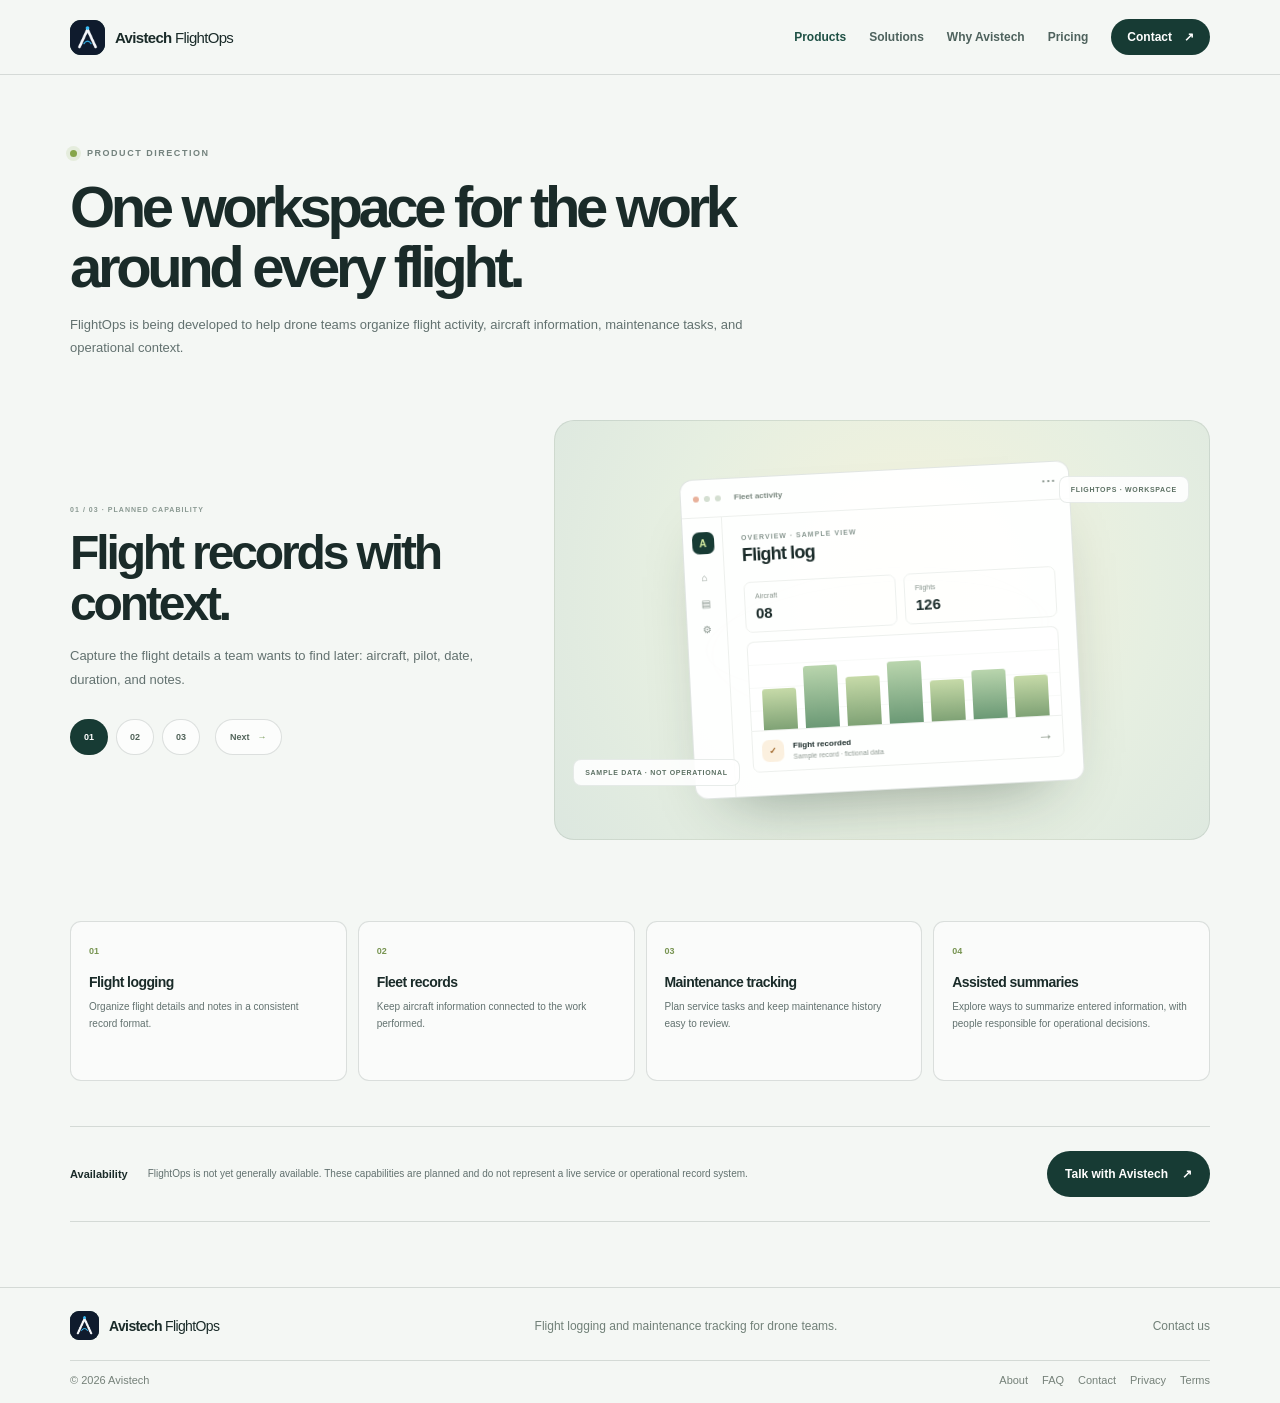
<file: products.html>
<!doctype html>
<html lang="en">
  <head>
    <meta charset="utf-8">
    <meta name="viewport" content="width=device-width, initial-scale=1">
    <link rel="icon" type="image/png" href="/assets/avistech-logo.png">
    <link rel="apple-touch-icon" href="/assets/avistech-logo.png">
    <meta name="description" content="Explore the FlightOps product direction: drone flight logging, fleet visibility, maintenance tracking, and AI-assisted summaries.">
    <title>Products — Avistech FlightOps</title>
    <link rel="stylesheet" href="styles.css">
    <script src="script.js" defer></script>
  </head>
  <body>
    <a class="skip-link" href="#main">Skip to content</a>
    <header class="site-header"><nav class="nav shell" aria-label="Main navigation">
      <a class="brand" href="index.html"><span class="brand-mark" aria-hidden="true"><img src="/assets/avistech-logo.png" alt=""> </span><span>Avistech <b>FlightOps</b></span></a>
      <button class="menu-toggle" type="button" aria-expanded="false" aria-controls="nav-links"><span class="sr-only">Open navigation</span><svg class="menu-open-icon" viewBox="0 0 24 24" fill="none" aria-hidden="true"><path d="M4 7h16M4 12h16M4 17h16" stroke="currentColor" stroke-width="1.8" stroke-linecap="round"/></svg><svg class="menu-close-icon" viewBox="0 0 24 24" fill="none" aria-hidden="true"><path d="m6 6 12 12M18 6 6 18" stroke="currentColor" stroke-width="1.8" stroke-linecap="round"/></svg></button>
      <div class="nav-links" id="nav-links"><a href="products.html" aria-current="page">Products</a><a href="solutions.html">Solutions</a><a href="why-avistech.html">Why Avistech</a><a href="pricing.html">Pricing</a><a class="nav-cta" href="contact.html">Contact <span aria-hidden="true">↗</span></a></div>
    </nav></header>
    <main id="main">
      <section class="page-hero shell">
        <p class="eyebrow"><span class="status-dot" aria-hidden="true"></span> Product direction</p>
        <h1>One workspace for the work around every flight.</h1>
        <p>FlightOps is being developed to help drone teams organize flight activity, aircraft information, maintenance tasks, and operational context.</p>
      </section>
      <section class="product-showcase shell" id="product-showcase">
        <div class="showcase-copy">
          <p class="micro-label" id="slide-count">01 / 03 · PLANNED CAPABILITY</p>
          <h2 id="slide-title">Flight records with context.</h2>
          <p id="slide-description">Capture the flight details a team wants to find later: aircraft, pilot, date, duration, and notes.</p>
          <div class="showcase-controls" aria-label="Product feature slides">
            <button class="slide-control" type="button" data-slide="0" aria-label="Show flight records" aria-pressed="true">01</button>
            <button class="slide-control" type="button" data-slide="1" aria-label="Show maintenance tracking" aria-pressed="false">02</button>
            <button class="slide-control" type="button" data-slide="2" aria-label="Show fleet insights" aria-pressed="false">03</button>
            <button class="slide-next" type="button" aria-label="Next product feature">Next <span aria-hidden="true">→</span></button>
          </div>
        </div>
        <div class="showcase-scene" id="showcase-scene" data-slide="0" aria-label="Animated illustrative product interface">
          <div class="scene-orbit scene-orbit-one"></div><div class="scene-orbit scene-orbit-two"></div>
          <div class="scene-float scene-float-top">FLIGHTOPS · WORKSPACE</div>
          <div class="scene-window">
            <div class="scene-window-bar"><span></span><span></span><span></span><b>Fleet activity</b><i>•••</i></div>
            <div class="scene-window-body">
              <div class="scene-sidebar"><b>A</b><span>⌂</span><span>▤</span><span>⚙</span></div>
              <div class="scene-main">
                <p class="micro-label">OVERVIEW · SAMPLE VIEW</p><h3 id="scene-heading">Flight log</h3>
                <div class="scene-stat-row"><div><small>Aircraft</small><strong>08</strong></div><div><small>Flights</small><strong>126</strong></div></div>
                <div class="scene-graphic" id="scene-graphic"><span></span><span></span><span></span><span></span><span></span><span></span><span></span></div>
                <div class="scene-task"><span class="maintenance-icon">✓</span><div><b id="scene-task-title">Flight recorded</b><small id="scene-task-text">Sample record · fictional data</small></div><i>→</i></div>
              </div>
            </div>
          </div>
          <span class="scene-float scene-float-bottom">SAMPLE DATA · NOT OPERATIONAL</span>
        </div>
      </section>
      <section class="shell product-modules">
        <article><span>01</span><h2>Flight logging</h2><p>Organize flight details and notes in a consistent record format.</p></article>
        <article><span>02</span><h2>Fleet records</h2><p>Keep aircraft information connected to the work performed.</p></article>
        <article><span>03</span><h2>Maintenance tracking</h2><p>Plan service tasks and keep maintenance history easy to review.</p></article>
        <article><span>04</span><h2>Assisted summaries</h2><p>Explore ways to summarize entered information, with people responsible for operational decisions.</p></article>
      </section>
      <section class="product-disclosure shell"><strong>Availability</strong><p>FlightOps is not yet generally available. These capabilities are planned and do not represent a live service or operational record system.</p><a class="button button-dark" href="contact.html">Talk with Avistech <span aria-hidden="true">↗</span></a></section>
    </main>
    <footer class="site-footer"><div class="shell footer-main"><a class="brand brand-footer" href="index.html"><span class="brand-mark" aria-hidden="true"><img src="/assets/avistech-logo.png" alt=""> </span><span>Avistech <b>FlightOps</b></span></a><p>Flight logging and maintenance tracking for drone teams.</p><a href="contact.html">Contact us</a></div><div class="shell footer-legal"><span>© 2026 Avistech</span><span><a href="about.html">About</a><a href="faq.html">FAQ</a><a href="contact.html">Contact</a><a href="privacy.html">Privacy</a><a href="terms.html">Terms</a></span></div></footer>
  </body>
</html>
</file>
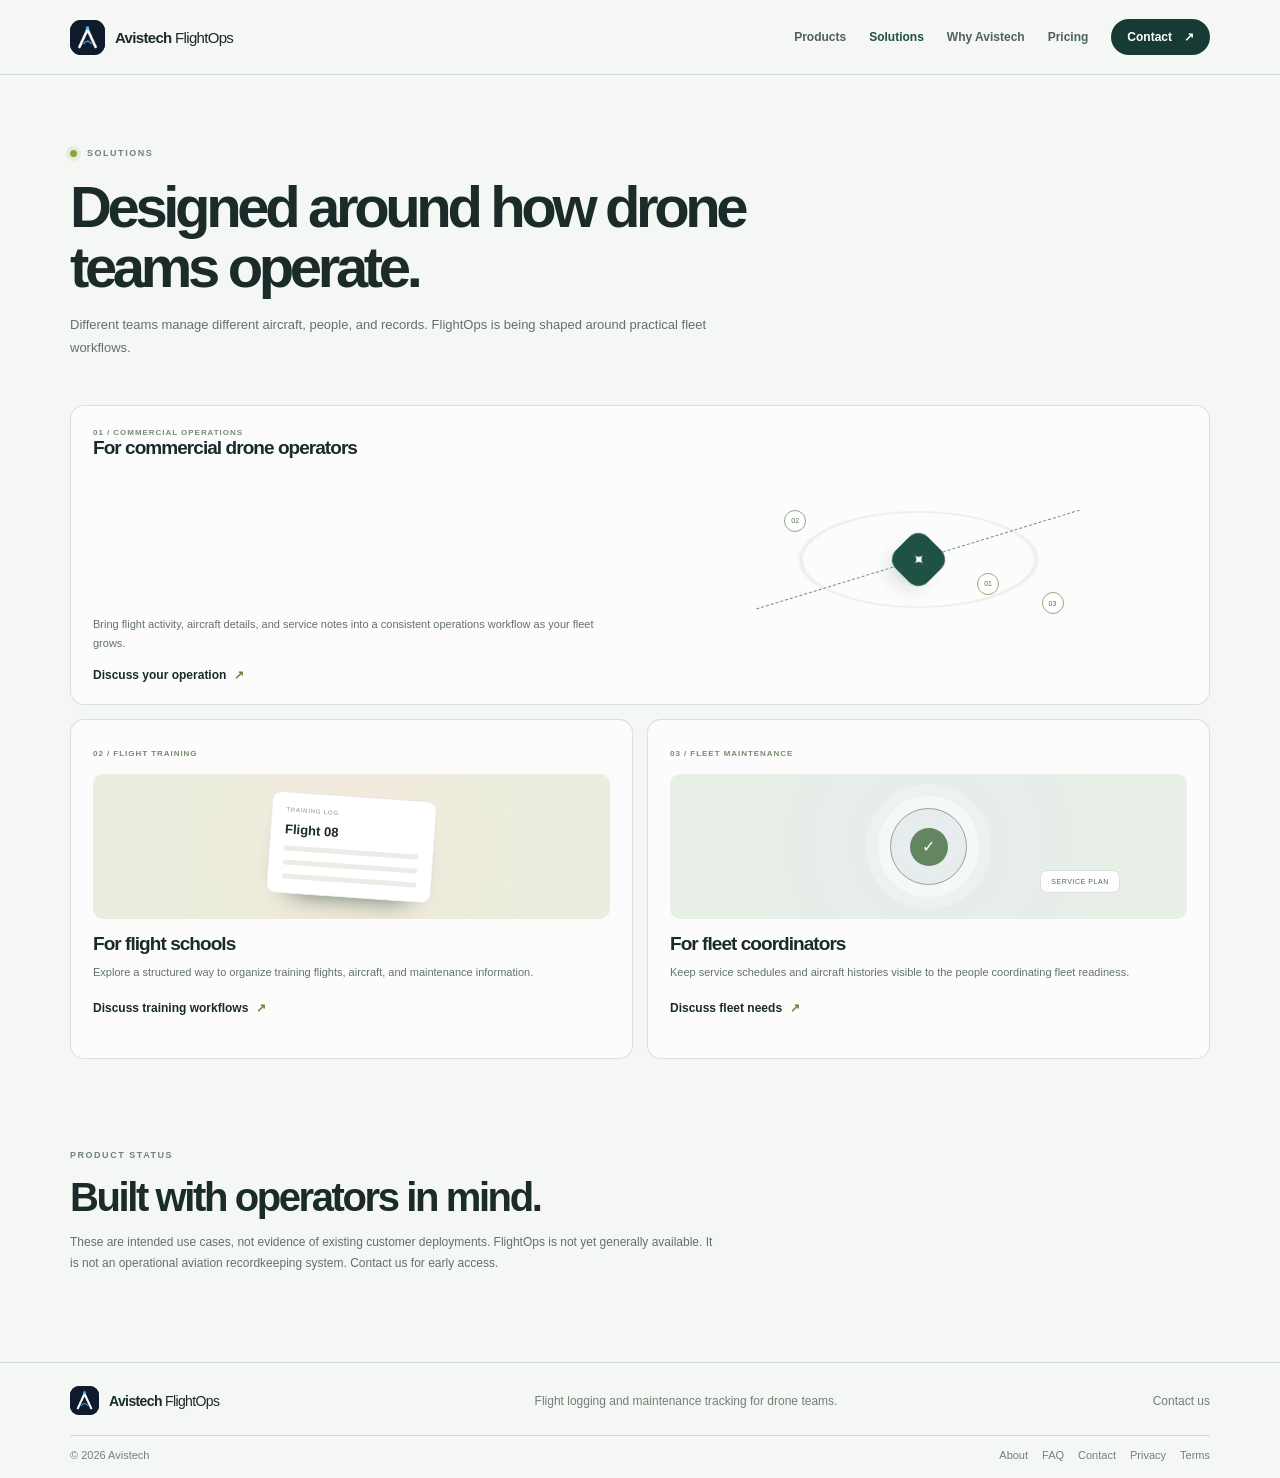
<file: solutions.html>
<!doctype html>
<html lang="en">
  <head>
    <meta charset="utf-8">
    <meta name="viewport" content="width=device-width, initial-scale=1">
    <link rel="icon" type="image/png" href="/assets/avistech-logo.png">
    <link rel="apple-touch-icon" href="/assets/avistech-logo.png">
    <meta name="description" content="See how FlightOps is being designed for commercial drone operators, flight schools, and growing drone fleets.">
    <title>Solutions — Avistech FlightOps</title>
    <link rel="stylesheet" href="styles.css">
    <script src="script.js" defer></script>
  </head>
  <body>
    <a class="skip-link" href="#main">Skip to content</a>
    <header class="site-header"><nav class="nav shell" aria-label="Main navigation">
      <a class="brand" href="index.html"><span class="brand-mark" aria-hidden="true"><img src="/assets/avistech-logo.png" alt=""> </span><span>Avistech <b>FlightOps</b></span></a>
      <button class="menu-toggle" type="button" aria-expanded="false" aria-controls="nav-links"><span class="sr-only">Open navigation</span><svg class="menu-open-icon" viewBox="0 0 24 24" fill="none" aria-hidden="true"><path d="M4 7h16M4 12h16M4 17h16" stroke="currentColor" stroke-width="1.8" stroke-linecap="round"/></svg><svg class="menu-close-icon" viewBox="0 0 24 24" fill="none" aria-hidden="true"><path d="m6 6 12 12M18 6 6 18" stroke="currentColor" stroke-width="1.8" stroke-linecap="round"/></svg></button>
      <div class="nav-links" id="nav-links"><a href="products.html">Products</a><a href="solutions.html" aria-current="page">Solutions</a><a href="why-avistech.html">Why Avistech</a><a href="pricing.html">Pricing</a><a class="nav-cta" href="contact.html">Contact <span aria-hidden="true">↗</span></a></div>
    </nav></header>
    <main id="main">
      <section class="page-hero shell"><p class="eyebrow"><span class="status-dot" aria-hidden="true"></span> Solutions</p><h1>Designed around how drone teams operate.</h1><p>Different teams manage different aircraft, people, and records. FlightOps is being shaped around practical fleet workflows.</p></section>
      <section class="solution-grid shell">
        <article class="solution-card solution-card-wide"><span class="solution-index">01 / COMMERCIAL OPERATIONS</span><div class="solution-art art-operations" aria-hidden="true"><div class="mini-aircraft">✦</div><div class="route-line"></div><div class="route-point">01</div><div class="route-point">02</div><div class="route-point">03</div></div><h2>For commercial drone operators</h2><p>Bring flight activity, aircraft details, and service notes into a consistent operations workflow as your fleet grows.</p><a class="text-link" href="contact.html?interest=Commercial%20drone%20operations">Discuss your operation <span aria-hidden="true">↗</span></a></article>
        <article class="solution-card"><span class="solution-index">02 / FLIGHT TRAINING</span><div class="solution-art art-training" aria-hidden="true"><div class="training-card"><span>TRAINING LOG</span><b>Flight 08</b><i>──────────</i><i>──────</i><i>────────</i></div></div><h2>For flight schools</h2><p>Explore a structured way to organize training flights, aircraft, and maintenance information.</p><a class="text-link" href="contact.html?interest=Flight%20school">Discuss training workflows <span aria-hidden="true">↗</span></a></article>
        <article class="solution-card"><span class="solution-index">03 / FLEET MAINTENANCE</span><div class="solution-art art-maintenance" aria-hidden="true"><div class="maintenance-ring"><span>✓</span></div><div class="maintenance-pill">SERVICE PLAN</div></div><h2>For fleet coordinators</h2><p>Keep service schedules and aircraft histories visible to the people coordinating fleet readiness.</p><a class="text-link" href="contact.html?interest=Fleet%20maintenance">Discuss fleet needs <span aria-hidden="true">↗</span></a></article>
      </section>
      <section class="solution-note shell"><p class="eyebrow">Product status</p><h2>Built with operators in mind.</h2><p>These are intended use cases, not evidence of existing customer deployments. FlightOps is not yet generally available. It is not an operational aviation recordkeeping system. Contact us for early access.</p></section>
    </main>
    <footer class="site-footer"><div class="shell footer-main"><a class="brand brand-footer" href="index.html"><span class="brand-mark" aria-hidden="true"><img src="/assets/avistech-logo.png" alt=""> </span><span>Avistech <b>FlightOps</b></span></a><p>Flight logging and maintenance tracking for drone teams.</p><a href="contact.html">Contact us</a></div><div class="shell footer-legal"><span>© 2026 Avistech</span><span><a href="about.html">About</a><a href="faq.html">FAQ</a><a href="contact.html">Contact</a><a href="privacy.html">Privacy</a><a href="terms.html">Terms</a></span></div></footer>
  </body>
</html>
</file>
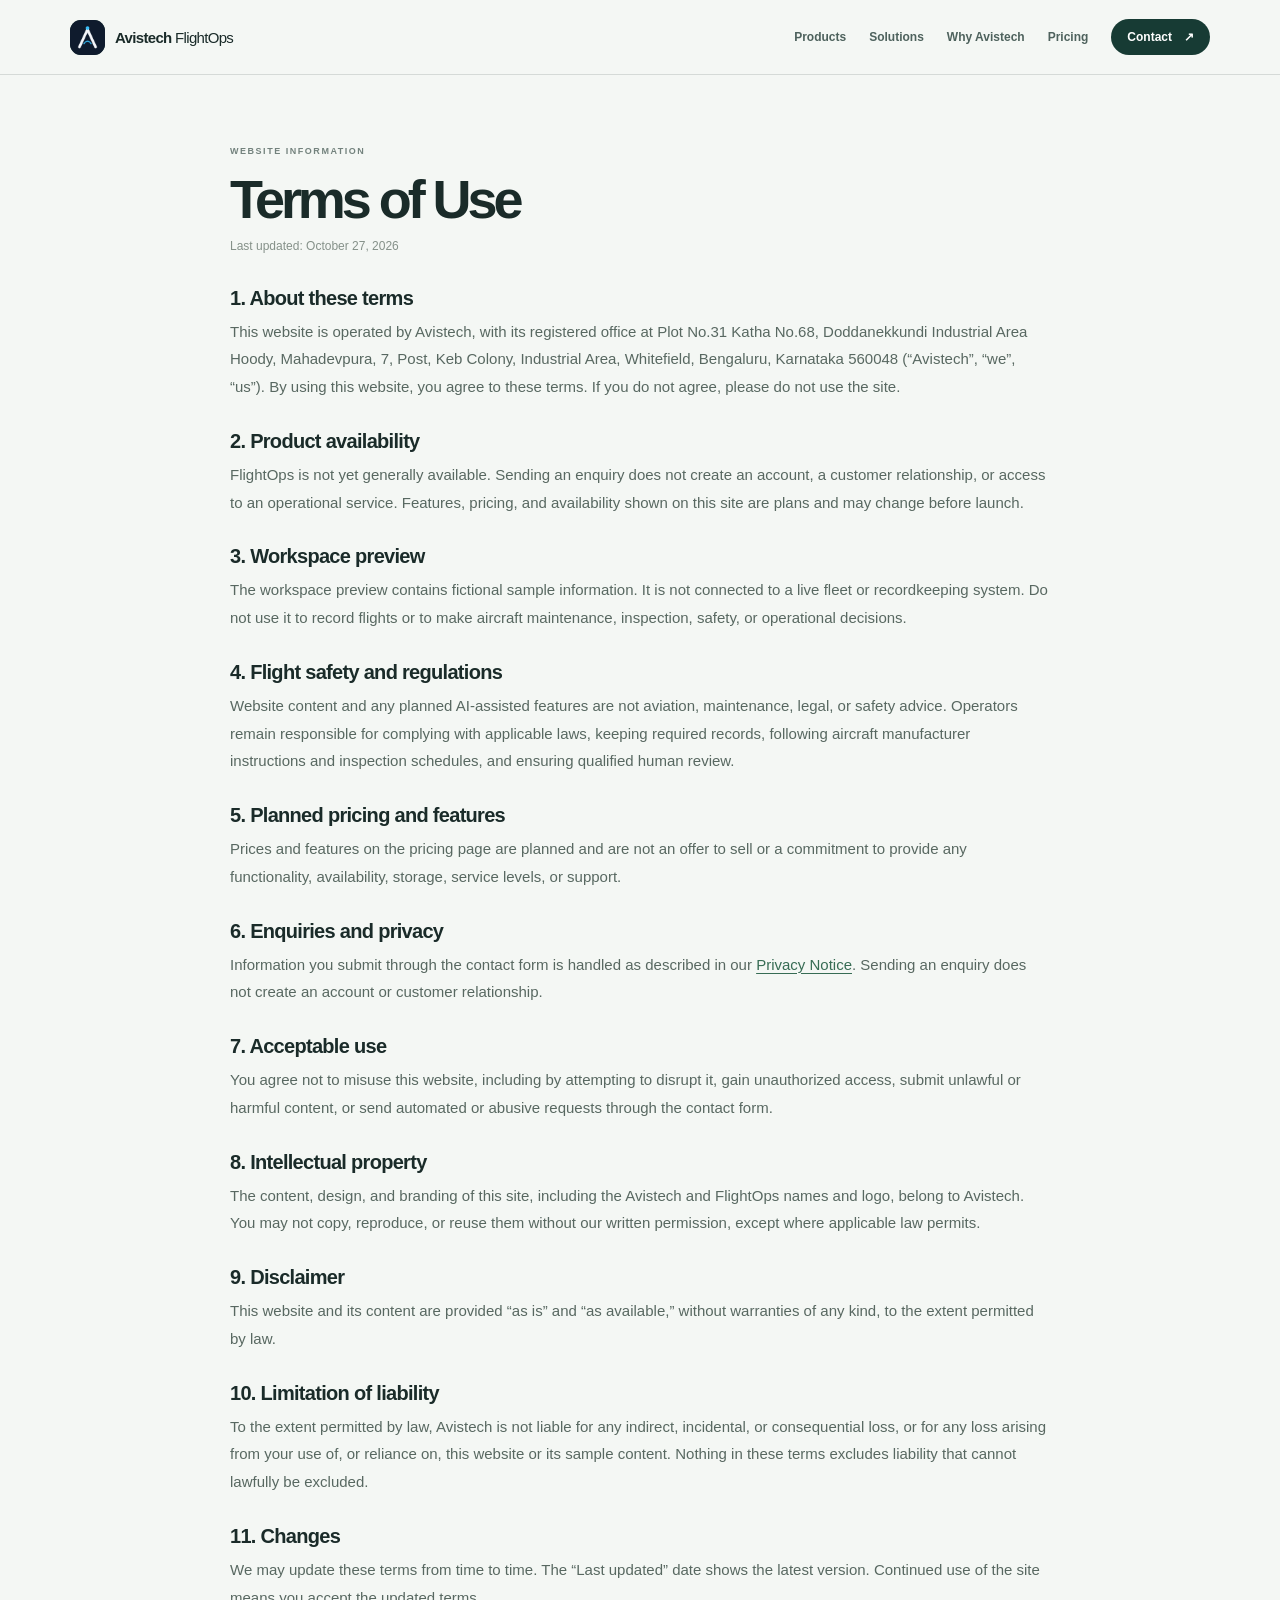
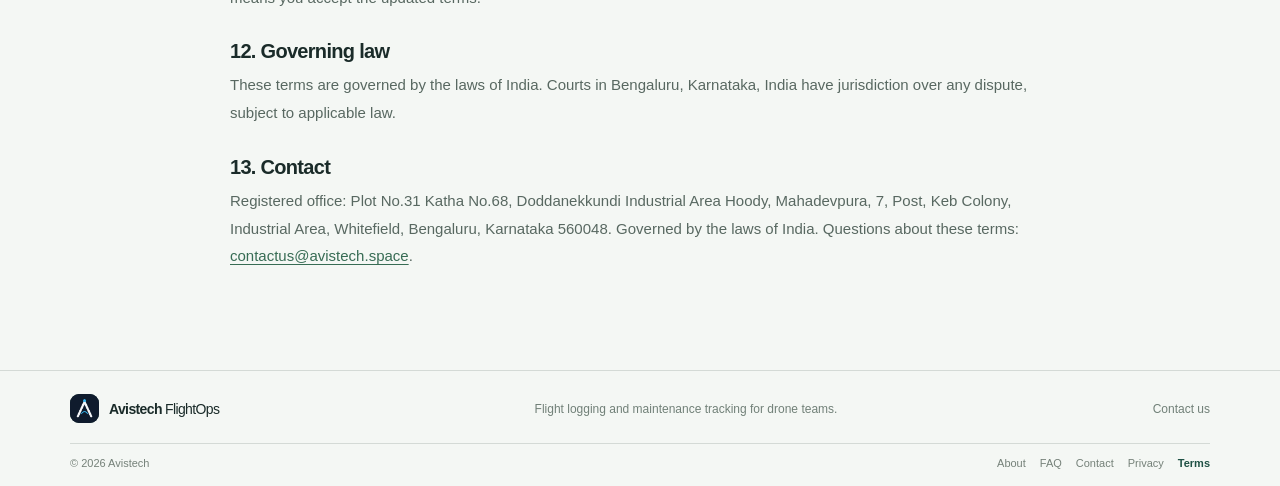
<file: terms.html>
<!doctype html>
<html lang="en">
  <head>
    <meta charset="utf-8">
    <meta name="viewport" content="width=device-width, initial-scale=1">
    <link rel="icon" type="image/png" href="/assets/avistech-logo.png">
    <link rel="apple-touch-icon" href="/assets/avistech-logo.png">
    <meta name="description" content="Terms of use for the Avistech website and FlightOps product information.">
    <title>Terms of Use — Avistech FlightOps</title>
    <link rel="stylesheet" href="styles.css">
    <script src="script.js" defer></script>
  </head>
  <body class="readable-page">
    <a class="skip-link" href="#main">Skip to content</a>
    <header class="site-header"><nav class="nav shell" aria-label="Main navigation"><a class="brand" href="index.html"><span class="brand-mark" aria-hidden="true"><img src="/assets/avistech-logo.png" alt=""> </span><span>Avistech <b>FlightOps</b></span></a><button class="menu-toggle" type="button" aria-expanded="false" aria-controls="nav-links"><span class="sr-only">Open navigation</span><svg class="menu-open-icon" viewBox="0 0 24 24" fill="none" aria-hidden="true"><path d="M4 7h16M4 12h16M4 17h16" stroke="currentColor" stroke-width="1.8" stroke-linecap="round"/></svg><svg class="menu-close-icon" viewBox="0 0 24 24" fill="none" aria-hidden="true"><path d="m6 6 12 12M18 6 6 18" stroke="currentColor" stroke-width="1.8" stroke-linecap="round"/></svg></button><div class="nav-links" id="nav-links"><a href="products.html">Products</a><a href="solutions.html">Solutions</a><a href="why-avistech.html">Why Avistech</a><a href="pricing.html">Pricing</a><a class="nav-cta" href="contact.html">Contact <span aria-hidden="true">↗</span></a></div></nav></header>
    <main id="main" class="shell legal-page">
      <p class="eyebrow">Website information</p><h1>Terms of Use</h1><p class="legal-updated">Last updated: October 27, 2026</p>
      <h2>1. About these terms</h2><p>This website is operated by Avistech, with its registered office at Plot No.31 Katha No.68, Doddanekkundi Industrial Area Hoody, Mahadevpura, 7, Post, Keb Colony, Industrial Area, Whitefield, Bengaluru, Karnataka 560048 (“Avistech”, “we”, “us”). By using this website, you agree to these terms. If you do not agree, please do not use the site.</p>
      <h2>2. Product availability</h2><p>FlightOps is not yet generally available. Sending an enquiry does not create an account, a customer relationship, or access to an operational service. Features, pricing, and availability shown on this site are plans and may change before launch.</p>
      <h2>3. Workspace preview</h2><p>The workspace preview contains fictional sample information. It is not connected to a live fleet or recordkeeping system. Do not use it to record flights or to make aircraft maintenance, inspection, safety, or operational decisions.</p>
      <h2>4. Flight safety and regulations</h2><p>Website content and any planned AI-assisted features are not aviation, maintenance, legal, or safety advice. Operators remain responsible for complying with applicable laws, keeping required records, following aircraft manufacturer instructions and inspection schedules, and ensuring qualified human review.</p>
      <h2>5. Planned pricing and features</h2><p>Prices and features on the pricing page are planned and are not an offer to sell or a commitment to provide any functionality, availability, storage, service levels, or support.</p>
      <h2>6. Enquiries and privacy</h2><p>Information you submit through the contact form is handled as described in our <a href="privacy.html">Privacy Notice</a>. Sending an enquiry does not create an account or customer relationship.</p>
      <h2>7. Acceptable use</h2><p>You agree not to misuse this website, including by attempting to disrupt it, gain unauthorized access, submit unlawful or harmful content, or send automated or abusive requests through the contact form.</p>
      <h2>8. Intellectual property</h2><p>The content, design, and branding of this site, including the Avistech and FlightOps names and logo, belong to Avistech. You may not copy, reproduce, or reuse them without our written permission, except where applicable law permits.</p>
      <h2>9. Disclaimer</h2><p>This website and its content are provided “as is” and “as available,” without warranties of any kind, to the extent permitted by law.</p>
      <h2>10. Limitation of liability</h2><p>To the extent permitted by law, Avistech is not liable for any indirect, incidental, or consequential loss, or for any loss arising from your use of, or reliance on, this website or its sample content. Nothing in these terms excludes liability that cannot lawfully be excluded.</p>
      <h2>11. Changes</h2><p>We may update these terms from time to time. The “Last updated” date shows the latest version. Continued use of the site means you accept the updated terms.</p>
      <h2>12. Governing law</h2><p>These terms are governed by the laws of India. Courts in Bengaluru, Karnataka, India have jurisdiction over any dispute, subject to applicable law.</p>
      <h2>13. Contact</h2><p>Registered office: Plot No.31 Katha No.68, Doddanekkundi Industrial Area Hoody, Mahadevpura, 7, Post, Keb Colony, Industrial Area, Whitefield, Bengaluru, Karnataka 560048. Governed by the laws of India. Questions about these terms: <a href="mailto:contactus@avistech.space">contactus@avistech.space</a>.</p>
    </main>
    <footer class="site-footer"><div class="shell footer-main"><a class="brand brand-footer" href="index.html"><span class="brand-mark" aria-hidden="true"><img src="/assets/avistech-logo.png" alt=""> </span><span>Avistech <b>FlightOps</b></span></a><p>Flight logging and maintenance tracking for drone teams.</p><a href="contact.html">Contact us</a></div><div class="shell footer-legal"><span>© 2026 Avistech</span><span><a href="about.html">About</a><a href="faq.html">FAQ</a><a href="contact.html">Contact</a><a href="privacy.html">Privacy</a><a href="terms.html" aria-current="page">Terms</a></span></div></footer>
  </body>
</html>
</file>
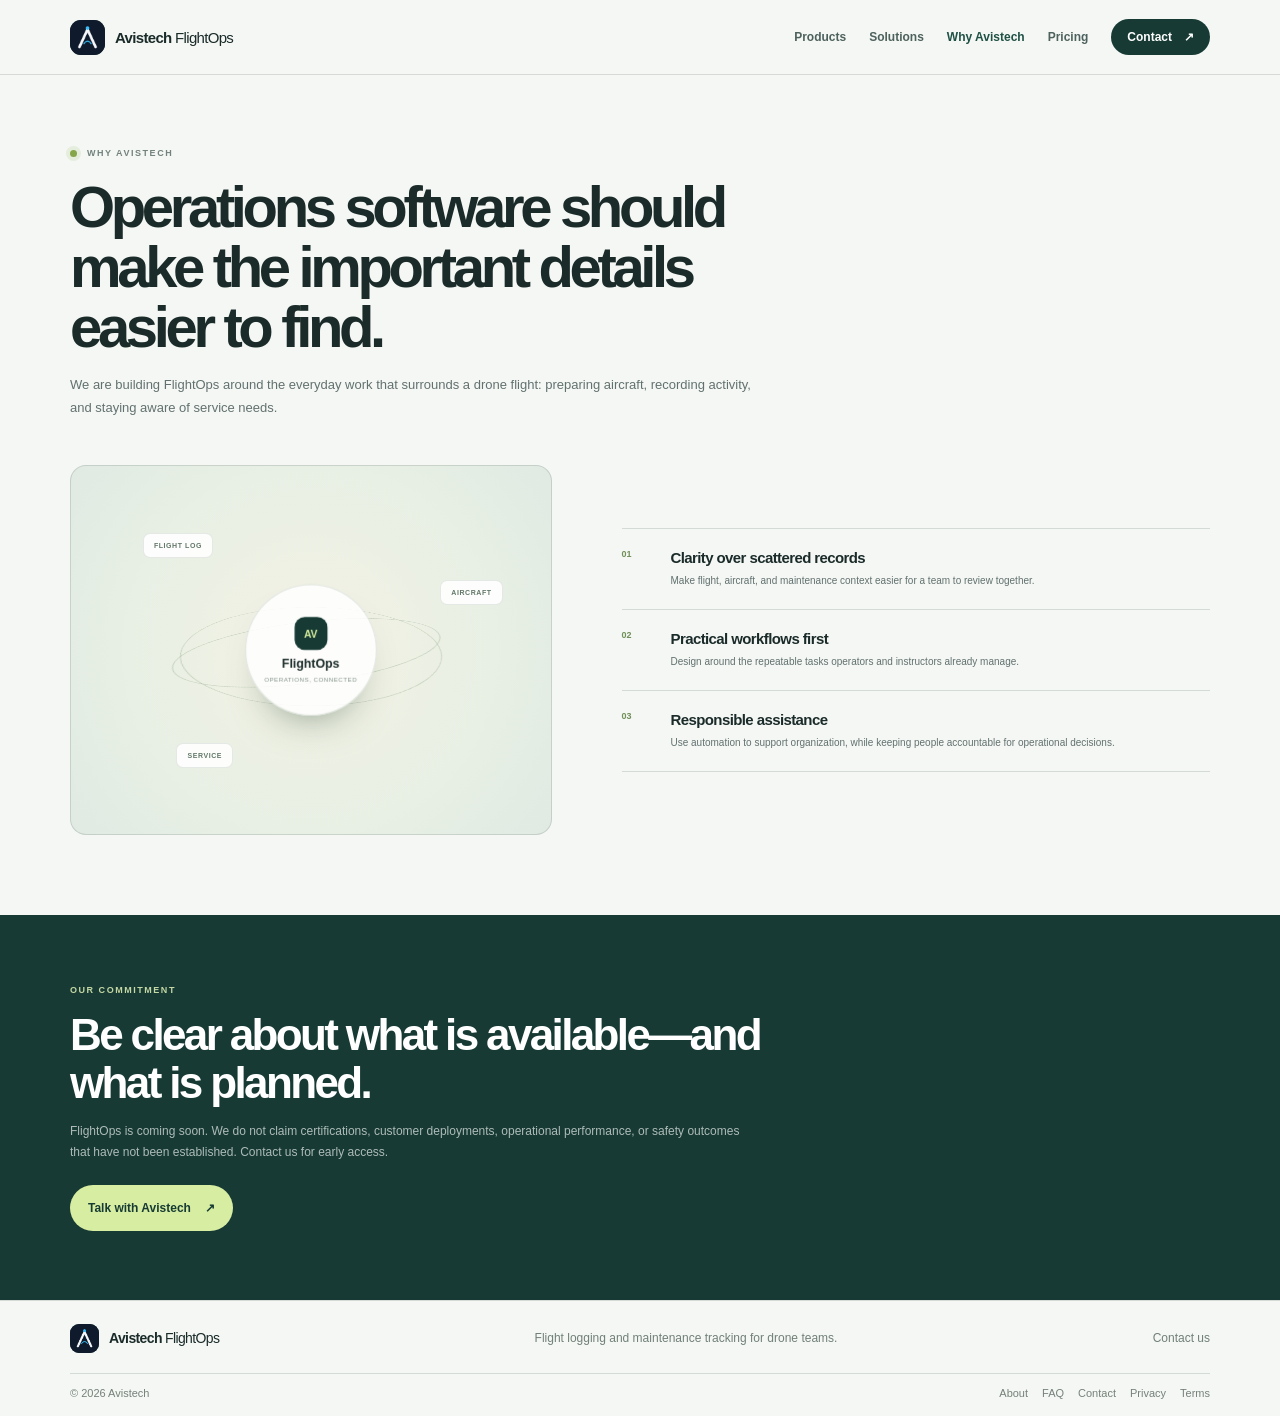
<file: why-avistech.html>
<!doctype html>
<html lang="en">
  <head>
    <meta charset="utf-8">
    <meta name="viewport" content="width=device-width, initial-scale=1">
    <link rel="icon" type="image/png" href="/assets/avistech-logo.png">
    <link rel="apple-touch-icon" href="/assets/avistech-logo.png">
    <meta name="description" content="Learn the principles guiding Avistech FlightOps: clear records, connected maintenance, and responsible AI assistance.">
    <title>Why Avistech — FlightOps</title>
    <link rel="stylesheet" href="styles.css">
    <script src="script.js" defer></script>
  </head>
  <body>
    <a class="skip-link" href="#main">Skip to content</a>
    <header class="site-header"><nav class="nav shell" aria-label="Main navigation">
      <a class="brand" href="index.html"><span class="brand-mark" aria-hidden="true"><img src="/assets/avistech-logo.png" alt=""> </span><span>Avistech <b>FlightOps</b></span></a>
      <button class="menu-toggle" type="button" aria-expanded="false" aria-controls="nav-links"><span class="sr-only">Open navigation</span><svg class="menu-open-icon" viewBox="0 0 24 24" fill="none" aria-hidden="true"><path d="M4 7h16M4 12h16M4 17h16" stroke="currentColor" stroke-width="1.8" stroke-linecap="round"/></svg><svg class="menu-close-icon" viewBox="0 0 24 24" fill="none" aria-hidden="true"><path d="m6 6 12 12M18 6 6 18" stroke="currentColor" stroke-width="1.8" stroke-linecap="round"/></svg></button>
      <div class="nav-links" id="nav-links"><a href="products.html">Products</a><a href="solutions.html">Solutions</a><a href="why-avistech.html" aria-current="page">Why Avistech</a><a href="pricing.html">Pricing</a><a class="nav-cta" href="contact.html">Contact <span aria-hidden="true">↗</span></a></div>
    </nav></header>
    <main id="main">
      <section class="page-hero shell"><p class="eyebrow"><span class="status-dot" aria-hidden="true"></span> Why Avistech</p><h1>Operations software should make the important details easier to find.</h1><p>We are building FlightOps around the everyday work that surrounds a drone flight: preparing aircraft, recording activity, and staying aware of service needs.</p></section>
      <section class="why-layout shell">
        <div class="why-visual"><div class="why-orbit why-orbit-one"></div><div class="why-orbit why-orbit-two"></div><div class="why-core"><span>AV</span><b>FlightOps</b><small>OPERATIONS, CONNECTED</small></div><div class="why-node why-node-one">FLIGHT LOG</div><div class="why-node why-node-two">AIRCRAFT</div><div class="why-node why-node-three">SERVICE</div></div>
        <div class="why-principles">
          <article><span>01</span><div><h2>Clarity over scattered records</h2><p>Make flight, aircraft, and maintenance context easier for a team to review together.</p></div></article>
          <article><span>02</span><div><h2>Practical workflows first</h2><p>Design around the repeatable tasks operators and instructors already manage.</p></div></article>
          <article><span>03</span><div><h2>Responsible assistance</h2><p>Use automation to support organization, while keeping people accountable for operational decisions.</p></div></article>
        </div>
      </section>
      <section class="why-callout"><div class="shell"><p class="eyebrow eyebrow-light">Our commitment</p><h2>Be clear about what is available—and what is planned.</h2><p>FlightOps is coming soon. We do not claim certifications, customer deployments, operational performance, or safety outcomes that have not been established. Contact us for early access.</p><a class="button button-light" href="contact.html">Talk with Avistech <span aria-hidden="true">↗</span></a></div></section>
    </main>
    <footer class="site-footer"><div class="shell footer-main"><a class="brand brand-footer" href="index.html"><span class="brand-mark" aria-hidden="true"><img src="/assets/avistech-logo.png" alt=""> </span><span>Avistech <b>FlightOps</b></span></a><p>Flight logging and maintenance tracking for drone teams.</p><a href="contact.html">Contact us</a></div><div class="shell footer-legal"><span>© 2026 Avistech</span><span><a href="about.html">About</a><a href="faq.html">FAQ</a><a href="contact.html">Contact</a><a href="privacy.html">Privacy</a><a href="terms.html">Terms</a></span></div></footer>
  </body>
</html>
</file>
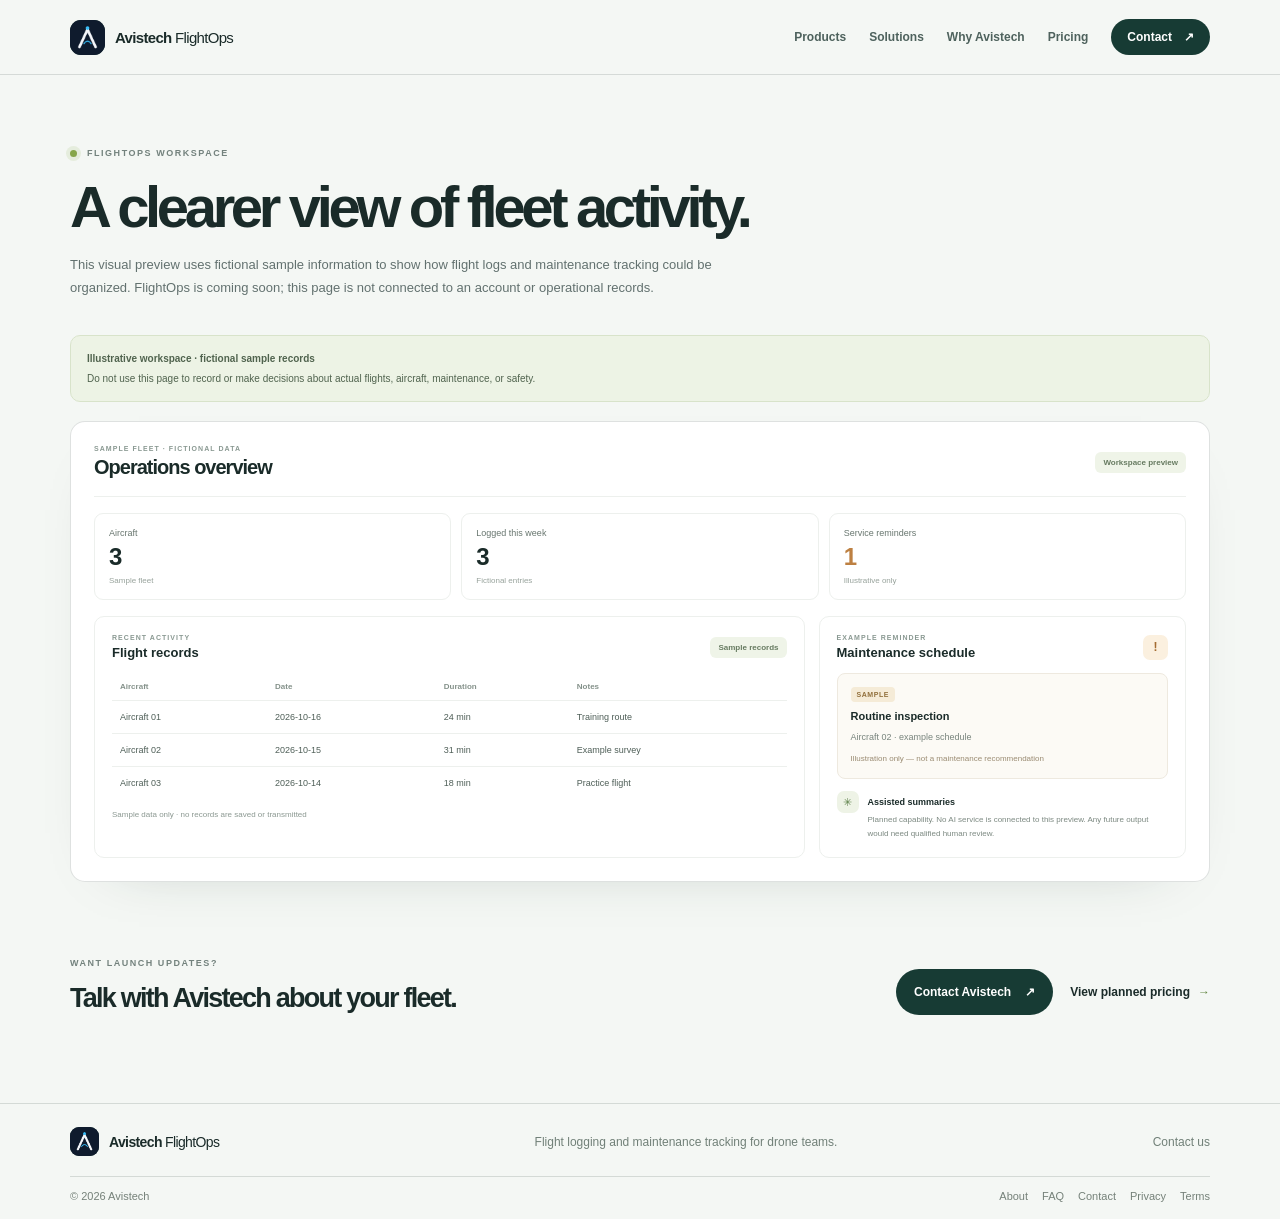
<file: workspace.html>
<!doctype html>
<html lang="en">
  <head>
    <meta charset="utf-8">
    <meta name="viewport" content="width=device-width, initial-scale=1">
    <link rel="icon" type="image/png" href="/assets/avistech-logo.png">
    <link rel="apple-touch-icon" href="/assets/avistech-logo.png">
    <meta name="description" content="Explore an illustrative FlightOps workspace layout with fictional sample fleet records.">
    <title>Workspace — Avistech FlightOps</title>
    <link rel="stylesheet" href="styles.css">
    <script src="script.js" defer></script>
  </head>
  <body>
    <a class="skip-link" href="#main">Skip to content</a>
    <header class="site-header">
      <nav class="nav shell" aria-label="Main navigation">
        <a class="brand" href="index.html" aria-label="Avistech FlightOps home"><span class="brand-mark" aria-hidden="true"><img src="/assets/avistech-logo.png" alt=""> </span><span>Avistech <b>FlightOps</b></span></a>
        <button class="menu-toggle" type="button" aria-expanded="false" aria-controls="nav-links"><span class="sr-only">Open navigation</span><svg class="menu-open-icon" viewBox="0 0 24 24" fill="none" aria-hidden="true"><path d="M4 7h16M4 12h16M4 17h16" stroke="currentColor" stroke-width="1.8" stroke-linecap="round"/></svg><svg class="menu-close-icon" viewBox="0 0 24 24" fill="none" aria-hidden="true"><path d="m6 6 12 12M18 6 6 18" stroke="currentColor" stroke-width="1.8" stroke-linecap="round"/></svg></button>
        <div class="nav-links" id="nav-links"><a href="products.html">Products</a><a href="solutions.html">Solutions</a><a href="why-avistech.html">Why Avistech</a><a href="pricing.html">Pricing</a><a class="nav-cta" href="contact.html">Contact <span aria-hidden="true">↗</span></a></div>
      </nav>
    </header>
    <main id="main">
      <section class="page-hero shell">
        <p class="eyebrow"><span class="status-dot" aria-hidden="true"></span> FlightOps workspace</p>
        <h1>A clearer view of fleet activity.</h1>
        <p>This visual preview uses fictional sample information to show how flight logs and maintenance tracking could be organized. FlightOps is coming soon; this page is not connected to an account or operational records.</p>
      </section>
      <section class="preview-notice shell" role="note">
        <strong>Illustrative workspace · fictional sample records</strong>
        <span>Do not use this page to record or make decisions about actual flights, aircraft, maintenance, or safety.</span>
      </section>
      <section class="preview-workspace shell" aria-labelledby="workspace-title">
        <div class="preview-workspace-head"><div><p class="micro-label">SAMPLE FLEET · FICTIONAL DATA</p><h2 id="workspace-title">Operations overview</h2></div><span class="sample-label">Workspace preview</span></div>
        <div class="preview-metrics">
          <article><span>Aircraft</span><strong>3</strong><small>Sample fleet</small></article>
          <article><span>Logged this week</span><strong>3</strong><small>Fictional entries</small></article>
          <article><span>Service reminders</span><strong class="warning-text">1</strong><small>Illustrative only</small></article>
        </div>
        <div class="preview-columns">
          <div class="log-panel">
            <div class="panel-heading"><div><p class="micro-label">RECENT ACTIVITY</p><h3>Flight records</h3></div><span class="sample-label">Sample records</span></div>
            <div class="table-scroll">
              <table>
                <thead><tr><th scope="col">Aircraft</th><th scope="col">Date</th><th scope="col">Duration</th><th scope="col">Notes</th></tr></thead>
                <tbody>
                  <tr><td>Aircraft 01</td><td>2026-10-16</td><td>24 min</td><td>Training route</td></tr>
                  <tr><td>Aircraft 02</td><td>2026-10-15</td><td>31 min</td><td>Example survey</td></tr>
                  <tr><td>Aircraft 03</td><td>2026-10-14</td><td>18 min</td><td>Practice flight</td></tr>
                </tbody>
              </table>
            </div>
            <p class="preview-caption">Sample data only · no records are saved or transmitted</p>
          </div>
          <aside class="maintenance-panel">
            <div class="panel-heading"><div><p class="micro-label">EXAMPLE REMINDER</p><h3>Maintenance schedule</h3></div><span class="maintenance-icon" aria-hidden="true">!</span></div>
            <div class="service-item"><span class="service-status">SAMPLE</span><strong>Routine inspection</strong><p>Aircraft 02 · example schedule</p><small>Illustration only — not a maintenance recommendation</small></div>
            <div class="ai-note"><span class="ai-spark" aria-hidden="true">✳</span><div><strong>Assisted summaries</strong><p>Planned capability. No AI service is connected to this preview. Any future output would need qualified human review.</p></div></div>
          </aside>
        </div>
      </section>
      <section class="shell preview-next">
        <div><p class="eyebrow">Want launch updates?</p><h2>Talk with Avistech about your fleet.</h2></div>
        <div><a class="button button-dark" href="contact.html">Contact Avistech <span aria-hidden="true">↗</span></a><a class="text-link" href="pricing.html">View planned pricing <span aria-hidden="true">→</span></a></div>
      </section>
    </main>
    <footer class="site-footer"><div class="shell footer-main"><a class="brand brand-footer" href="index.html"><span class="brand-mark" aria-hidden="true"><img src="/assets/avistech-logo.png" alt=""> </span><span>Avistech <b>FlightOps</b></span></a><p>Flight logging and maintenance tracking for drone teams.</p><a href="contact.html">Contact us</a></div><div class="shell footer-legal"><span>© 2026 Avistech</span><span><a href="about.html">About</a><a href="faq.html">FAQ</a><a href="contact.html">Contact</a><a href="privacy.html">Privacy</a><a href="terms.html">Terms</a></span></div></footer>
  </body>
</html>
</file>
<file: styles.css>
:root {
  color-scheme: light;
  --ink: #1a2b29;
  --muted: #62716f;
  --paper: #f4f7f4;
  --white: #fff;
  --green: #1f5145;
  --green-dark: #173b34;
  --lime: #d7eea2;
  --line: rgba(26, 43, 41, .14);
  --body-font: "Avenir Next", Avenir, "Segoe UI", sans-serif;
  --display-font: "Avenir Next", Avenir, "Segoe UI", sans-serif;
}

* { box-sizing: border-box; }
html { scroll-behavior: smooth; }
body { margin: 0; color: var(--ink); background: var(--paper); font-family: var(--body-font); -webkit-font-smoothing: antialiased; }
a { color: inherit; text-decoration: none; }
button, input, select { font: inherit; }
button, a { -webkit-tap-highlight-color: transparent; }
.shell { width: min(1140px, calc(100% - 48px)); margin-inline: auto; }
.sr-only, .skip-link:not(:focus) { position: absolute; width: 1px; height: 1px; padding: 0; margin: -1px; overflow: hidden; clip: rect(0, 0, 0, 0); white-space: nowrap; border: 0; }
.skip-link:focus { position: fixed; z-index: 100; top: 12px; left: 12px; padding: 12px 16px; background: var(--white); border-radius: 8px; }

.site-header { position: sticky; z-index: 20; top: 0; border-bottom: 1px solid var(--line); background: rgba(244, 247, 244, .95); backdrop-filter: blur(16px); }
.nav { min-height: 74px; display: flex; align-items: center; justify-content: space-between; }
.brand { display: inline-flex; align-items: center; gap: 10px; font-size: 15px; font-weight: 800; letter-spacing: -.045em; }
.brand b { font-weight: 500; }
.brand-mark { width: 35px; height: 35px; display: grid; flex: 0 0 auto; place-items: center; color: var(--lime); background: var(--green-dark); border-radius: 11px; }
.brand-mark svg { width: 22px; height: 22px; }
.brand-mark img { width: 100%; height: 100%; border-radius: inherit; object-fit: cover; }
.nav-links { display: flex; align-items: center; gap: 32px; color: #4e625d; font-size: 12px; font-weight: 650; }
.nav-links > a:not(.nav-cta):hover, .footer-main > a:last-child:hover, .footer-legal a:hover { color: #46713b; }
.nav-links > a[aria-current="page"] { color: var(--green); }
.nav-cta { display: inline-flex; align-items: center; gap: 12px; padding: 11px 16px; color: var(--white); background: var(--green-dark); border-radius: 99px; transition: transform .18s, background .18s; }
.nav-cta:hover, .button-dark:hover { transform: translateY(-2px); background: #2a6554; }
.menu-toggle { display: none; width: 42px; height: 42px; place-items: center; color: var(--ink); background: transparent; border: 1px solid var(--line); border-radius: 50%; }
.menu-toggle svg { width: 20px; height: 20px; }
.menu-close-icon { display: none; }

.hero { min-height: 637px; display: grid; grid-template-columns: .95fr 1.05fr; align-items: center; gap: 54px; padding-block: 72px 81px; }
.hero-copy { position: relative; z-index: 1; }
.eyebrow { margin: 0; color: #73827d; font-size: 9px; font-weight: 750; letter-spacing: .17em; line-height: 1.5; text-transform: uppercase; }
.hero .eyebrow, .page-hero .eyebrow { display: flex; align-items: center; gap: 10px; }
.status-dot { width: 7px; height: 7px; flex: 0 0 auto; border-radius: 50%; background: #86a64a; box-shadow: 0 0 0 4px rgba(134, 166, 74, .13); }
h1, h2, h3, p { margin-top: 0; }
h1, h2, h3 { font-family: var(--display-font); }
h1 { max-width: 600px; margin: 23px 0 19px; font-size: clamp(47px, 5.4vw, 70px); font-weight: 650; letter-spacing: -.075em; line-height: 1.035; }
h1 span { color: #698b67; }
.hero-description { max-width: 490px; margin-bottom: 12px; font-size: 16px; line-height: 1.72; }
.hero-detail { max-width: 490px; margin-bottom: 0; color: var(--muted); font-size: 13px; line-height: 1.75; }
.hero-actions { display: flex; flex-wrap: wrap; align-items: center; gap: 24px; margin-top: 27px; }
.button { min-height: 46px; display: inline-flex; align-items: center; justify-content: center; gap: 14px; padding: 0 18px; border: 0; border-radius: 99px; font-size: 12px; font-weight: 700; cursor: pointer; transition: transform .18s, background .18s; }
.button-dark { color: var(--white); background: var(--green-dark); }
.button-light { margin-top: 9px; color: var(--green-dark); background: var(--lime); }
.button-light:hover { transform: translateY(-2px); background: #e5f8bd; }
.button-outline { color: var(--green-dark); background: transparent; border: 1px solid var(--line); }
.button-outline:hover { background: #eef3ea; }
.text-link { display: inline-flex; align-items: center; gap: 8px; font-size: 12px; font-weight: 700; }
.text-link span { color: #638743; transition: transform .18s; }
.text-link:hover span { transform: translateX(3px); }
.hero-note { max-width: 390px; margin: 20px 0 0; color: #84918b; font-size: 10px; line-height: 1.65; }

.dashboard-preview { position: relative; min-height: 405px; display: grid; place-items: center; }
.dashboard-preview::before { position: absolute; width: 340px; height: 340px; content: ""; border-radius: 50%; background: radial-gradient(circle, rgba(215, 238, 162, .68), rgba(215, 238, 162, 0) 70%); }
.dashboard-card { position: relative; z-index: 1; width: min(100%, 474px); padding: 20px; border: 1px solid rgba(26, 43, 41, .12); border-radius: 17px; background: var(--white); box-shadow: 0 30px 70px -39px rgba(25, 52, 43, .38); transform: rotate(-1.5deg); }
.dashboard-top, .chart-heading { display: flex; align-items: center; justify-content: space-between; }
.dashboard-top { padding-bottom: 15px; border-bottom: 1px solid #edf0ed; }
.micro-label { display: block; margin-bottom: 4px; color: #8a9992; font-size: 7px; font-weight: 750; letter-spacing: .15em; }
.dashboard-top strong { font-size: 13px; }
.sample-badge, .sample-label { padding: 6px 8px; color: #667a60; background: #eff4e8; border-radius: 6px; font-size: 8px; font-weight: 650; }
.fleet-summary { display: grid; grid-template-columns: repeat(3, 1fr); margin-top: 14px; padding: 12px 0; border-bottom: 1px solid #edf0ed; }
.fleet-summary > div { padding-left: 12px; border-left: 1px solid #edf0ed; }
.fleet-summary > div:first-child { padding-left: 0; border: 0; }
.fleet-summary span, .fleet-summary strong { display: block; }
.fleet-summary span { color: #84918b; font-size: 8px; }
.fleet-summary strong { margin-top: 6px; font-size: 19px; letter-spacing: -.05em; }
.warning-text { color: #bd8042 !important; }
.chart-card { padding: 13px 12px 8px; margin-top: 12px; border: 1px solid #edf0ed; border-radius: 9px; }
.chart-heading strong { font-size: 9px; }
.chart-heading span { color: #8a9690; font-size: 7px; }
.chart { height: 93px; display: flex; align-items: end; gap: 7%; padding: 12px 7px 0; border-bottom: 1px solid #e9ede9; background: repeating-linear-gradient(to bottom, transparent 0, transparent 23px, #f0f3ef 24px); }
.chart span { flex: 1; height: var(--bar); max-width: 26px; border-radius: 4px 4px 0 0; background: linear-gradient(0deg, #90af78, #bdd89a); }
.chart span:nth-child(3n) { background: linear-gradient(0deg, #73966b, #a9c99a); }
.chart-labels { display: flex; justify-content: space-between; padding: 5px 2px 0; color: #97a29c; font-size: 7px; }
.maintenance-row { display: flex; align-items: center; gap: 10px; padding: 11px 0 6px; }
.maintenance-icon { width: 25px; height: 25px; display: grid; flex: 0 0 auto; place-items: center; color: #a46c32; background: #fbf0df; border-radius: 7px; font-size: 12px; font-weight: 800; }
.maintenance-row strong, .maintenance-row small { display: block; }
.maintenance-row strong { font-size: 9px; }
.maintenance-row small { margin-top: 3px; color: #87938c; font-size: 7px; }
.row-arrow { margin-left: auto; color: #86948c; font-size: 12px; }
.sample-caption { margin: 7px 0 0; color: #9aa49e; font-size: 7px; text-align: right; }
.orbit-mark { position: absolute; z-index: 2; display: grid; width: 72px; height: 72px; place-items: center; border: 1px solid rgba(26, 43, 41, .12); border-radius: 50%; color: #506d5b; background: rgba(255, 255, 255, .88); font-size: 7px; font-weight: 750; letter-spacing: .06em; }
.orbit-a { top: 38px; right: 7px; transform: rotate(10deg); }
.orbit-b { bottom: 28px; left: 1px; color: #8f7046; transform: rotate(-9deg); }

.trust-strip { background: #e9eee7; }
.trust-inner { min-height: 75px; display: flex; flex-wrap: wrap; align-items: center; justify-content: space-between; gap: 14px; }
.trust-inner span { color: #83918a; font-size: 10px; }
.trust-inner strong { font-size: 11px; font-weight: 650; }
.trust-inner i { width: 4px; height: 4px; border-radius: 50%; background: #97aa87; }
.section { padding-block: 96px; }
.section-heading { max-width: 650px; }
.section-heading h2, .workflow-section h2, .about-inner h2, .pricing-teaser h2, .contact-callout-layout h2, .preview-next h2 { margin: 14px 0 14px; font-size: clamp(31px, 4vw, 46px); font-weight: 650; letter-spacing: -.065em; line-height: 1.1; }
.section-heading > p:last-of-type { max-width: 590px; margin-bottom: 0; color: var(--muted); font-size: 13px; line-height: 1.8; }
.feature-grid { display: grid; grid-template-columns: repeat(3, 1fr); gap: 14px; margin-top: 36px; }
.feature-card { min-height: 257px; padding: 22px; border-radius: 13px; }
.feature-blue { background: #e4edf1; }
.feature-green { background: #e6eddd; }
.feature-gold { background: #f2eadb; }
.feature-icon { width: 38px; height: 38px; display: grid; place-items: center; margin-bottom: 19px; color: #426c63; background: rgba(255, 255, 255, .68); border-radius: 11px; }
.feature-icon svg { width: 22px; height: 22px; }
.feature-number { color: #718078; font-size: 8px; font-weight: 750; letter-spacing: .13em; }
.feature-card h3 { margin: 11px 0 8px; font-size: 16px; letter-spacing: -.035em; }
.feature-card p { margin: 0; color: #62716a; font-size: 11px; line-height: 1.75; }
.disclaimer { margin: 14px 0 0; color: #839089; font-size: 9px; line-height: 1.65; }

.workflow-section { padding-block: 81px; color: var(--white); background: var(--green-dark); }
.workflow-layout { display: grid; grid-template-columns: 1fr 1fr; align-items: center; gap: 80px; }
.eyebrow-light { color: #c4d7a4; }
.workflow-section .section-heading h2 { max-width: 490px; }
.workflow-section .section-heading > p:last-of-type { color: rgba(255, 255, 255, .65); }
.workflow-steps article { display: grid; grid-template-columns: 35px 1fr 32px; align-items: center; gap: 14px; padding-block: 18px; border-bottom: 1px solid rgba(255, 255, 255, .15); }
.workflow-steps article:first-child { border-top: 1px solid rgba(255, 255, 255, .15); }
.workflow-steps article > span { color: #c3d7a1; font-size: 9px; font-weight: 700; }
.workflow-steps h3 { margin: 0 0 5px; font-size: 13px; }
.workflow-steps p { margin: 0; color: rgba(255, 255, 255, .59); font-size: 10px; }
.workflow-steps article > b { width: 30px; height: 30px; display: grid; place-items: center; color: #d7eea2; background: rgba(255, 255, 255, .09); border-radius: 9px; font-size: 13px; }

.pricing-teaser { display: grid; grid-template-columns: 1fr .72fr; align-items: center; gap: 50px; padding-block: 75px; }
.pricing-teaser-copy > p:last-child { max-width: 470px; margin: 0; color: var(--muted); font-size: 12px; line-height: 1.8; }
.pricing-teaser h2 { max-width: 580px; }
.teaser-plan-list { display: grid; gap: 15px; }
.teaser-plans { display: grid; grid-template-columns: repeat(3, minmax(0, 1fr)); gap: 9px; }
.teaser-price { display: grid; align-content: start; gap: 7px; min-width: 0; padding: 15px 12px; border: 1px solid var(--line); border-radius: 13px; background: rgba(255, 255, 255, .64); }
.teaser-price > span { color: #6f7d75; font-size: 11px; }
.teaser-price > strong { font-size: clamp(24px, 3vw, 34px); letter-spacing: -.06em; }
.teaser-price > small { color: #758179; font-size: 9px; line-height: 1.4; }

.about-section { padding-block: 69px; color: var(--white); background: #23483e; }
.about-inner { display: grid; grid-template-columns: .88fr 1.12fr; align-items: center; gap: 80px; }
.about-inner h2 { max-width: 410px; }
.about-inner > div:last-child p { margin-bottom: 17px; color: rgba(255, 255, 255, .68); font-size: 12px; line-height: 1.9; }
.light-link { color: var(--white); }
.light-link span { color: var(--lime); }
.consent-label { display: flex; align-items: flex-start; gap: 8px; margin-top: 12px; color: rgba(255, 255, 255, .72); font-size: 9px; line-height: 1.55; }
.consent-label input { flex: 0 0 auto; margin: 1px 0 0; accent-color: var(--lime); }
.honeypot { position: absolute; left: -10000px; width: 1px; height: 1px; overflow: hidden; }
.contact-callout { padding-block: 67px; color: var(--white); background: var(--green-dark); }
.contact-callout-layout { display: grid; grid-template-columns: .9fr 1.1fr; align-items: center; gap: 70px; }
.contact-callout-layout h2 { max-width: 480px; margin: 12px 0; font-size: clamp(30px, 3.5vw, 42px); letter-spacing: -.06em; line-height: 1.1; }
.contact-callout-layout > div > p:last-child { max-width: 430px; margin: 0; color: rgba(255, 255, 255, .65); font-size: 12px; line-height: 1.75; }

.page-hero { padding-block: 72px 36px; }
.page-hero h1 { max-width: 760px; margin-block: 16px; font-size: clamp(40px, 5vw, 58px); }
.page-hero > p:last-child { max-width: 700px; margin: 0; color: var(--muted); font-size: 13px; line-height: 1.8; }
.preview-notice, .pricing-disclaimer { padding: 14px 16px; border: 1px solid #d8e3ca; border-radius: 10px; background: #edf3e5; color: #50634e; font-size: 10px; line-height: 1.7; }
.preview-notice { display: flex; flex-direction: column; gap: 3px; margin-bottom: 19px; }
.pricing-disclaimer { margin-bottom: 23px; }
.preview-workspace { padding: 23px; margin-bottom: 75px; border: 1px solid var(--line); border-radius: 15px; background: var(--white); box-shadow: 0 20px 60px -48px rgba(25, 52, 43, .35); }
.preview-workspace-head, .panel-heading { display: flex; align-items: center; justify-content: space-between; gap: 15px; }
.preview-workspace-head { padding-bottom: 17px; border-bottom: 1px solid #edf0ed; }
.preview-workspace-head h2 { margin: 0; font-size: 20px; letter-spacing: -.05em; }
.preview-metrics { display: grid; grid-template-columns: repeat(3, 1fr); gap: 10px; padding-block: 16px; }
.preview-metrics article { display: grid; gap: 5px; padding: 14px; border: 1px solid #edf0ed; border-radius: 9px; }
.preview-metrics article span { color: #68766f; font-size: 9px; }
.preview-metrics article strong { font-size: 24px; letter-spacing: -.05em; }
.preview-metrics article small { color: #97a29b; font-size: 8px; }
.preview-columns { display: grid; grid-template-columns: 1.45fr .75fr; gap: 14px; }
.log-panel, .maintenance-panel { min-width: 0; padding: 17px; border: 1px solid #edf0ed; border-radius: 10px; }
.panel-heading { margin-bottom: 13px; }
.panel-heading h3 { margin: 0; font-size: 13px; }
.table-scroll { overflow-x: auto; }
table { width: 100%; border-collapse: collapse; text-align: left; }
th { padding: 9px 8px; color: #84918a; font-size: 8px; font-weight: 650; white-space: nowrap; }
td { padding: 11px 8px; border-top: 1px solid #edf0ed; color: #4e5e57; font-size: 9px; white-space: nowrap; }
.preview-caption { margin: 11px 0 0; color: #8b9891; font-size: 8px; }
.service-item { display: grid; gap: 8px; padding: 13px; border: 1px solid #eee9df; border-radius: 8px; background: #fcfaf5; }
.service-status { justify-self: start; padding: 4px 6px; color: #916f3b; background: #f5ebd7; border-radius: 4px; font-size: 7px; font-weight: 750; letter-spacing: .08em; }
.service-item > strong { font-size: 11px; }
.service-item p, .service-item small { margin: 0; color: #78847d; font-size: 9px; line-height: 1.6; }
.service-item small { color: #9a8b72; font-size: 8px; }
.ai-note { display: flex; gap: 9px; padding: 12px 0 0; }
.ai-spark { width: 22px; height: 22px; display: grid; flex: 0 0 auto; place-items: center; color: #5f824b; background: #eef3e6; border-radius: 7px; font-size: 11px; }
.ai-note strong { font-size: 9px; }
.ai-note p { margin: 4px 0 0; color: #7c8981; font-size: 8px; line-height: 1.65; }
.preview-next { display: flex; align-items: center; justify-content: space-between; gap: 28px; padding-block: 0 75px; }
.preview-next h2 { max-width: 570px; font-size: 27px; }
.preview-next > div:last-child { display: flex; flex-wrap: wrap; align-items: center; gap: 17px; }

.pricing-disclaimer { margin-top: 0; }
.plan-grid { display: grid; grid-template-columns: repeat(3, 1fr); align-items: stretch; gap: 14px; }
.plan-card { position: relative; display: flex; flex-direction: column; min-width: 0; padding: 22px; border: 1px solid var(--line); border-radius: 13px; background: rgba(255, 255, 255, .7); }
.plan-featured { border: 1px solid #75936b; background: #edf3e8; }
.plan-ribbon { position: absolute; top: 15px; right: 15px; padding: 5px 7px; color: #607746; background: #e0eacd; border-radius: 5px; font-size: 7px; font-weight: 750; letter-spacing: .08em; }
.plan-name { margin: 0 0 4px; font-size: 16px; font-weight: 750; }
.plan-audience { min-height: 31px; margin: 0; color: #748079; font-size: 9px; line-height: 1.6; }
.plan-price { display: flex; align-items: center; gap: 8px; margin: 20px 0 12px; }
.plan-price strong { font-size: 42px; letter-spacing: -.07em; line-height: 1; }
.plan-price span { color: #7d8982; font-size: 8px; line-height: 1.5; }
.plan-limit { margin: 0; padding-block: 11px; border-block: 1px solid var(--line); font-size: 10px; font-weight: 700; }
.plan-card ul { display: grid; gap: 11px; min-height: 117px; padding: 17px 0; margin: 0; list-style: none; }
.plan-card li { position: relative; padding-left: 17px; color: #5c6b63; font-size: 9px; line-height: 1.5; }
.plan-card li::before { position: absolute; left: 0; color: #6d8c4e; content: "✓"; font-weight: 750; }
.plan-card .button { width: 100%; margin-top: auto; }
.plan-footnotes { padding-block: 27px 72px; }
.plan-footnotes h2 { margin: 0 0 10px; font-size: 13px; }
.plan-footnotes p { max-width: 850px; margin: 7px 0; color: #78857e; font-size: 9px; line-height: 1.75; }

.legal-page { min-height: 65vh; max-width: 820px; padding-block: 70px 85px; }
.legal-page h1 { margin: 13px 0 8px; font-size: clamp(38px, 5vw, 54px); }
.legal-page h2 { margin: 29px 0 8px; font-size: 16px; letter-spacing: -.035em; }
.legal-page > p:not(.eyebrow) { color: #586861; font-size: 12px; line-height: 1.85; }
.legal-page a:not(.brand) { color: #376c54; text-decoration: underline; text-underline-offset: 3px; }
.legal-updated { color: #859189 !important; font-size: 9px !important; }
.notice-box { padding: 14px 16px; margin: 22px 0; border: 1px solid #d8e3ca; border-radius: 9px; background: #edf3e5; color: #52624e; font-size: 10px; line-height: 1.7; }
.notice-box strong { display: block; margin-bottom: 3px; }

.site-footer { padding-block: 23px 17px; border-top: 1px solid var(--line); }
.footer-main { display: flex; align-items: center; justify-content: space-between; gap: 18px; padding-bottom: 20px; }
.brand-footer { font-size: 14px; }
.brand-footer .brand-mark { width: 29px; height: 29px; border-radius: 9px; }
.brand-footer .brand-mark svg { width: 19px; height: 19px; }
.footer-main p, .footer-main > a:last-child { margin: 0; color: #718078; font-size: 12px; }
.footer-address { padding-bottom: 13px; color: #758179; font-size: 12px; font-style: normal; line-height: 1.65; }
.footer-legal { display: flex; flex-wrap: wrap; align-items: center; justify-content: space-between; gap: 10px 18px; padding-top: 13px; border-top: 1px solid var(--line); color: #758179; font-size: 11px; }
.footer-legal > span:last-child { display: flex; flex-wrap: wrap; gap: 14px; }
.footer-legal a[aria-current="page"] { color: var(--green); font-weight: 700; }

.readable-page .page-hero > p:last-child { font-size: 16px; }
.readable-page .about-story-card p:not(.eyebrow), .readable-page .about-values p { font-size: 14px; }
.readable-page .legal-page h2 { font-size: 20px; }
.readable-page .legal-page > p:not(.eyebrow) { font-size: 15px; }
.readable-page .legal-page .legal-updated { font-size: 12px !important; }
.readable-page .notice-box { font-size: 13px; }
.readable-page .faq-list summary { font-size: 15px; }
.readable-page .faq-list details p { font-size: 13px; }
.readable-page .contact-aside > p:not(.eyebrow) { font-size: 14px; }
.readable-page .contact-detail small { font-size: 11px; }
.readable-page .contact-detail b, .readable-page .contact-detail a { font-size: 13px; }
.readable-page .contact-aside-note { font-size: 12px; }
.readable-page .contact-fields label { font-size: 12px; }
.readable-page .contact-fields input, .readable-page .contact-fields select, .readable-page .contact-fields textarea { font-size: 14px; }
.readable-page .required-note { font-size: 11px; }
.readable-page .contact-consent { font-size: 12px; }

:focus-visible { outline: 3px solid #779e4d; outline-offset: 3px; }

@keyframes page-enter {
  from { opacity: 0; transform: translateY(9px); }
  to { opacity: 1; transform: translateY(0); }
}
@keyframes orbital-drift {
  0%, 100% { transform: rotateX(62deg) rotateZ(-17deg) translateY(0); }
  50% { transform: rotateX(62deg) rotateZ(1deg) translateY(-7px); }
}
@keyframes float-soft {
  0%, 100% { transform: translateY(0) rotate(-3deg); }
  50% { transform: translateY(-8px) rotate(1deg); }
}
@keyframes scene-bars {
  from { transform: scaleY(.72); }
  to { transform: scaleY(1); }
}
body { animation: page-enter .42s ease-out both; }
body.page-leaving { opacity: 0; transform: translateY(-5px); transition: opacity .14s ease, transform .14s ease; }
.motion-ready .reveal-item { opacity: 0; transform: translateY(20px); transition: opacity .65s ease, transform .65s cubic-bezier(.2,.7,.25,1); }
.motion-ready .reveal-item.is-visible { opacity: 1; transform: translateY(0); }
.nav-links { gap: 23px; }
.sample-badge { color: #617451; }
.showcase-scene { --tilt-x: 0deg; --tilt-y: 0deg; position: relative; min-height: 420px; display: grid; place-items: center; overflow: hidden; border: 1px solid rgba(38, 63, 55, .1); border-radius: 20px; background: radial-gradient(circle at 54% 40%, #f6f3dc, #e6efe1 57%, #dce7df); perspective: 1000px; transition: background .65s ease; }
.showcase-scene[data-slide="1"] { background: radial-gradient(circle at 50% 45%, #fbefdc, #eff0dc 58%, #dce8df); }
.showcase-scene[data-slide="2"] { background: radial-gradient(circle at 45% 42%, #e8ecf6, #e5f0e8 58%, #dce7df); }
.scene-orbit { position: absolute; width: 350px; height: 220px; border: 1px solid rgba(50, 87, 66, .16); border-radius: 50%; transform: rotateX(62deg) rotateZ(-17deg); }
.scene-orbit-one { animation: orbital-drift 9s ease-in-out infinite; }
.scene-orbit-two { width: 280px; height: 350px; transform: rotateX(62deg) rotateZ(54deg); opacity: .7; }
.scene-window { position: relative; z-index: 1; width: min(82%, 390px); overflow: hidden; border: 1px solid rgba(28, 55, 44, .13); border-radius: 13px; background: rgba(255, 255, 255, .94); box-shadow: 0 35px 65px -37px rgba(25, 52, 43, .48); transform: rotateX(var(--tilt-x)) rotateY(var(--tilt-y)) rotateZ(-3deg); transform-style: preserve-3d; transition: transform .24s ease, box-shadow .3s ease; }
.showcase-scene:hover .scene-window { box-shadow: 0 40px 80px -34px rgba(25, 52, 43, .46); }
.scene-window-bar { height: 38px; display: flex; align-items: center; gap: 5px; padding-inline: 12px; border-bottom: 1px solid #edf0ed; color: #78877e; font-size: 8px; }
.scene-window-bar > span { width: 6px; height: 6px; border-radius: 50%; background: #d4dfd1; }
.scene-window-bar > span:first-child { background: #e8b19b; }
.scene-window-bar > b { margin-left: 8px; font-weight: 600; }
.scene-window-bar > i { margin-left: auto; font-style: normal; letter-spacing: 2px; }
.scene-window-body { display: grid; grid-template-columns: 40px 1fr; min-height: 280px; }
.scene-sidebar { display: flex; flex-direction: column; align-items: center; gap: 15px; padding-top: 14px; border-right: 1px solid #edf0ed; color: #85938b; font-size: 10px; }
.scene-sidebar b { width: 22px; height: 22px; display: grid; place-items: center; margin-bottom: 3px; color: var(--lime); background: var(--green-dark); border-radius: 7px; }
.scene-main { padding: 18px 18px 14px; }
.scene-main h3 { margin: 0 0 16px; font-size: 18px; letter-spacing: -.045em; }
.scene-stat-row { display: grid; grid-template-columns: 1fr 1fr; gap: 8px; }
.scene-stat-row > div { display: grid; gap: 5px; padding: 10px; border: 1px solid #edf0ed; border-radius: 7px; }
.scene-stat-row small { color: #87948c; font-size: 7px; }
.scene-stat-row strong { font-size: 15px; }
.scene-graphic { height: 89px; display: flex; align-items: end; gap: 8px; padding: 13px 12px 0; margin-top: 9px; border: 1px solid #edf0ed; border-bottom: 0; border-radius: 7px 7px 0 0; background: repeating-linear-gradient(to bottom, #fff 0 22px, #f1f4f1 23px); }
.scene-graphic span { flex: 1; height: 55%; transform-origin: bottom; border-radius: 3px 3px 0 0; background: linear-gradient(#c6daa8, #7fa275); animation: scene-bars .6s ease both; }
.scene-graphic span:nth-child(2n) { height: 83%; background: linear-gradient(#b9d5ad, #6b9975); }
.scene-graphic span:nth-child(3n) { height: 65%; }
.scene-task { display: flex; align-items: center; gap: 9px; padding: 9px; border: 1px solid #edf0ed; border-radius: 0 0 7px 7px; }
.scene-task .maintenance-icon { width: 22px; height: 22px; font-size: 9px; }
.scene-task b, .scene-task small { display: block; }
.scene-task b { font-size: 8px; }
.scene-task small { margin-top: 3px; color: #8c9891; font-size: 7px; }
.scene-task > i { margin-left: auto; color: #819080; font-style: normal; }
.scene-float { position: absolute; z-index: 2; padding: 9px 11px; border: 1px solid rgba(32, 68, 53, .1); border-radius: 8px; color: #5d7164; background: rgba(255, 255, 255, .88); box-shadow: 0 12px 28px -19px rgba(25, 52, 43, .5); font-size: 7px; font-weight: 750; letter-spacing: .1em; }
.scene-float-top { top: 55px; right: 20px; animation: float-soft 5s ease-in-out infinite; }
.scene-float-bottom { bottom: 53px; left: 18px; animation: float-soft 5.8s ease-in-out infinite reverse; }
.showcase-copy h2 { margin: 14px 0; font-size: clamp(32px, 4vw, 48px); letter-spacing: -.065em; line-height: 1.08; }
.showcase-copy > p:nth-of-type(2) { max-width: 480px; color: var(--muted); font-size: 13px; line-height: 1.8; }
.showcase-controls { display: flex; align-items: center; gap: 8px; margin-top: 28px; }
.slide-control, .slide-next { min-width: 38px; min-height: 36px; border: 1px solid var(--line); border-radius: 99px; color: #52645a; background: rgba(255, 255, 255, .72); font-size: 9px; font-weight: 700; cursor: pointer; transition: background .2s, transform .2s, color .2s; }
.slide-control[aria-pressed="true"] { color: white; background: var(--green-dark); }
.slide-control:hover, .slide-next:hover { transform: translateY(-2px); }
.slide-next { display: inline-flex; align-items: center; justify-content: center; gap: 8px; padding-inline: 14px; margin-left: 7px; }
.slide-next span { color: #6f944e; }
.product-showcase { display: grid; grid-template-columns: .78fr 1.22fr; align-items: center; gap: 65px; padding-block: 25px 81px; }
.product-modules { display: grid; grid-template-columns: repeat(4, 1fr); gap: 11px; padding-bottom: 45px; }
.product-modules article { min-height: 160px; padding: 18px; border: 1px solid var(--line); border-radius: 11px; background: rgba(255,255,255,.55); }
.product-modules article > span { color: #789452; font-size: 9px; font-weight: 750; }
.product-modules h2 { margin: 16px 0 8px; font-size: 14px; letter-spacing: -.04em; }
.product-modules p { margin: 0; color: var(--muted); font-size: 10px; line-height: 1.7; }
.product-disclosure { display: grid; grid-template-columns: auto 1fr auto; align-items: center; gap: 20px; padding-block: 24px; margin-bottom: 65px; border-block: 1px solid var(--line); }
.product-disclosure strong { font-size: 11px; }
.product-disclosure p { margin: 0; color: var(--muted); font-size: 10px; line-height: 1.65; }
.solution-grid { display: grid; grid-template-columns: 1fr 1fr; gap: 14px; padding-block: 10px 70px; }
.solution-card { position: relative; overflow: hidden; min-height: 340px; padding: 22px; border: 1px solid var(--line); border-radius: 14px; background: rgba(255, 255, 255, .65); transition: transform .3s, box-shadow .3s; }
.solution-card:hover { transform: translateY(-5px); box-shadow: 0 24px 44px -35px rgba(25, 52, 43, .5); }
.solution-card-wide { grid-column: 1 / -1; display: grid; grid-template-columns: 1fr 1fr; grid-template-rows: auto 1fr auto; column-gap: 20px; min-height: 300px; }
.solution-index { color: #788b70; font-size: 8px; font-weight: 750; letter-spacing: .12em; }
.solution-card h2 { margin: 0 0 8px; font-size: 19px; letter-spacing: -.05em; }
.solution-card p { max-width: 510px; margin: 0 0 15px; color: var(--muted); font-size: 11px; line-height: 1.75; }
.solution-card .text-link { align-self: end; }
.solution-card-wide > .solution-index { grid-column: 1 / -1; }
.solution-card-wide .solution-art { grid-column: 2; grid-row: 2 / 5; }
.solution-art { position: relative; min-height: 145px; display: grid; place-items: center; overflow: hidden; margin: 14px 0; border-radius: 10px; background: radial-gradient(circle at 50% 50%, #f3f0dc, #e8eee3 68%, #e1eae3); }
.solution-card:nth-child(2) .solution-art { background: radial-gradient(circle at 50% 50%, #f4e9db, #eaeede 70%); }
.solution-card:nth-child(3) .solution-art { background: radial-gradient(circle at 50% 50%, #e7ecf1, #e7efe6 70%); }
.art-operations { background-image: radial-gradient(ellipse at center, transparent 30%, rgba(95, 131, 84, .12) 31%, transparent 32%); }
.mini-aircraft { z-index: 1; width: 45px; height: 45px; display: grid; place-items: center; color: white; background: var(--green); border-radius: 13px; box-shadow: 0 12px 24px -15px #294b3b; transform: rotate(45deg); }
.mini-aircraft::first-letter { transform: rotate(-45deg); }
.route-line { position: absolute; width: 63%; height: 1px; border-top: 1px dashed #719371; transform: rotate(-17deg); }
.route-point { position: absolute; display: grid; width: 22px; height: 22px; place-items: center; border: 1px solid #8eaa7c; border-radius: 50%; color: #52724d; background: white; font-size: 7px; }
.route-point:nth-last-child(2) { top: 27%; left: 25%; }.route-point:nth-last-child(1) { right: 23%; bottom: 25%; }
.route-point:nth-last-child(3) { top: 56%; right: 35%; }
.training-card { width: 165px; display: grid; gap: 9px; padding: 14px; border: 1px solid rgba(35, 66, 49, .1); border-radius: 9px; background: white; box-shadow: 0 18px 28px -23px #314b3b; transform: rotate(4deg); }
.training-card span { color: #869289; font-size: 6px; letter-spacing: .13em; }
.training-card b { font-size: 13px; }.training-card i { height: 5px; color: #c5d6ba; background: #e8eee5; border-radius: 4px; font-size: 0; }
.maintenance-ring { width: 77px; height: 77px; display: grid; place-items: center; border: 1px solid #92aa7d; border-radius: 50%; box-shadow: 0 0 0 12px rgba(255,255,255,.45), 0 0 0 24px rgba(255,255,255,.25); }
.maintenance-ring span { width: 38px; height: 38px; display: grid; place-items: center; border-radius: 50%; color: #fff; background: #628660; }
.maintenance-pill { position: absolute; right: 13%; bottom: 18%; padding: 7px 10px; border: 1px solid var(--line); border-radius: 7px; color: #536b55; background: rgba(255,255,255,.9); font-size: 7px; letter-spacing: .08em; }
.solution-note { padding-block: 20px 75px; }
.solution-note h2 { max-width: 640px; margin: 12px 0; font-size: clamp(28px, 4vw, 40px); letter-spacing: -.06em; }
.solution-note > p:last-child { max-width: 650px; color: var(--muted); font-size: 12px; line-height: 1.8; }
.why-layout { display: grid; grid-template-columns: .9fr 1.1fr; align-items: center; gap: 70px; padding-block: 10px 80px; }
.why-visual { position: relative; min-height: 370px; display: grid; place-items: center; overflow: hidden; border: 1px solid var(--line); border-radius: 16px; background: radial-gradient(circle at center, #f4f2e4, #e7efe4 65%, #e0eae3); perspective: 900px; }
.why-orbit { position: absolute; width: 280px; height: 140px; border: 1px solid rgba(79, 119, 82, .24); border-radius: 50%; transform: rotateX(65deg) rotateZ(-20deg); }
.why-orbit-one { animation: orbital-drift 10s ease-in-out infinite; }
.why-orbit-two { width: 260px; height: 260px; transform: rotateX(68deg) rotateZ(58deg); }
.why-core { z-index: 1; width: 128px; height: 128px; display: flex; flex-direction: column; align-items: center; justify-content: center; gap: 6px; border: 1px solid rgba(48, 86, 56, .13); border-radius: 50%; background: rgba(255,255,255,.86); box-shadow: 0 22px 45px -31px #31543f; transform: translateZ(25px); }
.why-core span { width: 32px; height: 32px; display: grid; place-items: center; border-radius: 10px; color: var(--lime); background: var(--green-dark); font-size: 10px; font-weight: 800; }
.why-core b { font-size: 12px; }.why-core small { color: #819087; font-size: 6px; letter-spacing: .08em; }
.why-node { position: absolute; z-index: 2; padding: 8px 10px; border: 1px solid rgba(38, 65, 49, .11); border-radius: 7px; background: rgba(255,255,255,.87); color: #637869; font-size: 7px; font-weight: 700; letter-spacing: .08em; box-shadow: 0 10px 22px -18px #34523e; }
.why-node-one { top: 18%; left: 15%; }.why-node-two { top: 31%; right: 10%; }.why-node-three { bottom: 18%; left: 22%; }
.why-principles { display: grid; }
.why-principles article { display: grid; grid-template-columns: 34px 1fr; gap: 15px; padding: 20px 0; border-bottom: 1px solid var(--line); }
.why-principles article:first-child { border-top: 1px solid var(--line); }
.why-principles article > span { color: #718f58; font-size: 9px; font-weight: 750; }
.why-principles h2 { margin: 0 0 6px; font-size: 15px; letter-spacing: -.04em; }.why-principles p { margin: 0; color: var(--muted); font-size: 10px; line-height: 1.7; }
.why-callout { padding-block: 69px; color: white; background: var(--green-dark); }
.why-callout h2 { max-width: 740px; margin: 13px 0; font-size: clamp(30px, 4vw, 44px); letter-spacing: -.06em; line-height: 1.1; }
.why-callout > div > p:not(.eyebrow) { max-width: 670px; color: rgba(255,255,255,.65); font-size: 12px; line-height: 1.8; }
.about-story { display: grid; grid-template-columns: 1fr 1fr; gap: 14px; padding-block: 8px 70px; }
.about-story-card { min-height: 285px; padding: 25px; border: 1px solid var(--line); border-radius: 14px; background: rgba(255,255,255,.62); }
.story-accent { background: #e8eee1; }
.story-mark { width: 42px; height: 42px; display: grid; place-items: center; margin-bottom: 24px; border-radius: 12px; color: var(--lime); background: var(--green-dark); font-size: 14px; font-weight: 800; }
.about-story-card h2 { max-width: 450px; margin: 11px 0; font-size: 24px; letter-spacing: -.055em; line-height: 1.15; }
.about-story-card p:not(.eyebrow) { max-width: 500px; color: var(--muted); font-size: 11px; line-height: 1.8; }
.about-values { padding-bottom: 80px; }.about-values > div { display: grid; grid-template-columns: repeat(3,1fr); gap: 13px; margin-top: 20px; }
.about-values article { padding: 17px; border-top: 1px solid #a8b69f; background: linear-gradient(180deg,rgba(230,238,223,.65),transparent); }
.about-values article b { color: #708c55; font-size: 9px; }.about-values h2 { margin: 12px 0 7px; font-size: 15px; }.about-values p { margin: 0; color: var(--muted); font-size: 10px; line-height: 1.7; }
.faq-layout { display: grid; grid-template-columns: 1fr 1fr; gap: 33px 50px; padding-block: 8px 75px; }
.faq-category > .eyebrow { padding-bottom: 12px; border-bottom: 1px solid var(--line); }
.faq-list details { border-bottom: 1px solid var(--line); }
.faq-list summary { position: relative; padding: 17px 28px 17px 0; list-style: none; cursor: pointer; font-size: 12px; font-weight: 700; }
.faq-list summary::-webkit-details-marker { display: none; }
.faq-list summary::after { position: absolute; top: 15px; right: 2px; color: #66834e; content: "+"; font-size: 18px; font-weight: 400; transition: transform .2s; }
.faq-list details[open] summary::after { transform: rotate(45deg); }
.faq-list details p { padding: 0 20px 15px 0; margin: 0; color: var(--muted); font-size: 10px; line-height: 1.8; }
.faq-list details p a { color: #3d7151; text-decoration: underline; text-underline-offset: 2px; }
.faq-contact { grid-column: 1 / -1; display: flex; flex-wrap: wrap; align-items: center; justify-content: space-between; gap: 20px; padding: 20px; border-radius: 12px; background: #e8eee1; }
.faq-contact .eyebrow { width: 100%; margin-bottom: -16px; }.faq-contact h2 { margin: 0; font-size: 21px; letter-spacing: -.05em; }
.contact-layout { display: grid; grid-template-columns: .72fr 1.28fr; gap: 18px; align-items: start; padding-block: 6px 78px; }
.contact-aside { position: sticky; top: 98px; padding: 24px; border-radius: 14px; color: white; background: var(--green-dark); }
.contact-aside h2 { margin: 14px 0; font-size: 29px; letter-spacing: -.06em; line-height: 1.1; }
.contact-aside > p:not(.eyebrow) { color: rgba(255,255,255,.67); font-size: 11px; line-height: 1.8; }
.contact-detail { display: flex; align-items: flex-start; gap: 11px; padding-top: 16px; margin-top: 16px; border-top: 1px solid rgba(255,255,255,.15); }
.contact-detail > span { width: 28px; height: 28px; display: grid; place-items: center; color: var(--lime); background: rgba(255,255,255,.09); border-radius: 8px; }
.contact-detail small, .contact-detail b, .contact-detail a { display: block; }.contact-detail small { margin-bottom: 4px; color: rgba(255,255,255,.58); font-size: 8px; }.contact-detail b, .contact-detail a { font-size: 10px; }
.contact-address { color: rgba(255,255,255,.78); font-size: 10px; font-style: normal; line-height: 1.65; overflow-wrap: anywhere; }
.contact-aside-note { padding: 11px; margin-top: 22px; border: 1px solid rgba(255,255,255,.15); border-radius: 8px; color: rgba(255,255,255,.66); font-size: 8px; line-height: 1.65; }
.contact-form { padding: 23px; border: 1px solid var(--line); border-radius: 14px; background: rgba(255,255,255,.77); box-shadow: 0 21px 55px -48px rgba(25,52,43,.4); }
.contact-form-heading { display: flex; align-items: center; justify-content: space-between; gap: 15px; padding-bottom: 15px; margin-bottom: 16px; border-bottom: 1px solid var(--line); }
.contact-form-heading h2 { margin: 4px 0 0; font-size: 19px; letter-spacing: -.045em; }.required-note { color: #87928a; font-size: 8px; }
.contact-fields { display: grid; grid-template-columns: 1fr 1fr; gap: 13px 11px; }
.contact-fields label { display: grid; align-content: start; gap: 6px; color: #40534a; font-size: 9px; font-weight: 700; }
.contact-fields .field-label { display: block; }
.contact-fields .required-marker { color: #a55d3d; }
.contact-fields input, .contact-fields select, .contact-fields textarea { width: 100%; min-height: 41px; padding: 10px 11px; border: 1px solid #dce4dd; border-radius: 7px; outline: none; color: var(--ink); background: #fff; font-size: 10px; font-weight: 450; }
.contact-fields textarea { min-height: 180px; resize: vertical; line-height: 1.6; }
.contact-fields input:focus, .contact-fields select:focus, .contact-fields textarea:focus { border-color: #70966b; box-shadow: 0 0 0 3px rgba(112,150,107,.13); }
.contact-company, .contact-email, .contact-topic, .contact-message { grid-column: 1 / -1; }
.contact-consent { display: flex; align-items: flex-start; gap: 8px; margin: 16px 0; color: #66756c; font-size: 9px; line-height: 1.6; }
.contact-consent input { flex: 0 0 auto; margin: 1px 0 0; accent-color: var(--green); }
.contact-consent a { color: #356e50; text-decoration: underline; text-underline-offset: 2px; }
.contact-submit { min-width: 160px; }.contact-status { min-height: 17px; margin: 9px 0 0; color: #4d7247; font-size: 9px; line-height: 1.6; }
.contact-submit:disabled { cursor: wait; opacity: .7; }
.success-dialog { width: min(500px, calc(100% - 36px)); max-width: none; padding: 0; overflow: visible; border: 0; border-radius: 20px; color: var(--ink); background: transparent; box-shadow: 0 35px 90px -35px rgba(8, 27, 21, .55); perspective: 1000px; }
.success-dialog[open] { animation: success-dialog-enter .55s cubic-bezier(.2,.8,.2,1) both; }
.success-dialog::backdrop { background: rgba(12, 30, 25, .57); backdrop-filter: blur(5px); animation: success-backdrop-enter .3s ease-out both; }
.success-dialog-card { position: relative; padding: 44px 38px 36px; border: 1px solid rgba(255,255,255,.68); border-radius: 20px; background: linear-gradient(145deg, #fff 5%, #f3f7ef 100%); text-align: center; transform-style: preserve-3d; }
.success-dialog-close { position: absolute; top: 14px; right: 16px; width: 36px; height: 36px; border: 1px solid var(--line); border-radius: 50%; color: #53645d; background: rgba(255,255,255,.8); font-size: 24px; line-height: 1; cursor: pointer; }
.success-icon { width: 66px; height: 66px; display: grid; place-items: center; margin: 0 auto 24px; border: 1px solid rgba(31,81,69,.15); border-radius: 22px; background: #e7f0db; box-shadow: 0 12px 28px -17px rgba(31,81,69,.55); transform: translateZ(28px) rotate(-7deg); }
.success-icon span { width: 22px; height: 12px; border-bottom: 3px solid var(--green); border-left: 3px solid var(--green); transform: rotate(-45deg) translate(2px,-2px); }
.success-dialog-card .eyebrow { color: #64805b; }
.success-dialog-card h2 { margin: 10px auto 12px; font-size: clamp(25px, 5vw, 34px); letter-spacing: -.055em; line-height: 1.12; }
.success-dialog-card > p:not(.eyebrow) { max-width: 390px; margin: 0 auto; color: #63716a; font-size: 14px; line-height: 1.75; overflow-wrap: anywhere; }
.success-dialog-button { min-width: 130px; margin-top: 26px; }
@keyframes success-dialog-enter { from { opacity: 0; transform: perspective(1000px) translateY(25px) rotateX(-13deg) scale(.9); } to { opacity: 1; transform: perspective(1000px) translateY(0) rotateX(0) scale(1); } }
@keyframes success-backdrop-enter { from { opacity: 0; } to { opacity: 1; } }

@media (max-width: 850px) {
  .nav-links { gap: 13px; font-size: 10px; }
  .nav-cta { gap: 7px; padding: 10px 12px; }
  .hero { grid-template-columns: 1fr 1fr; gap: 25px; }
  .dashboard-preview { min-height: 350px; }
  .dashboard-card { transform: rotate(-1deg) scale(.94); }
  .workflow-layout, .about-inner { gap: 42px; }
  .pricing-teaser { gap: 28px; }
  .product-showcase { grid-template-columns: .8fr 1.2fr; gap: 30px; }
  .showcase-scene { min-height: 370px; }
  .product-modules { grid-template-columns: repeat(2, 1fr); }
  .why-layout { gap: 32px; }
  .contact-layout { grid-template-columns: .68fr 1.32fr; gap: 13px; }
  .contact-aside { padding: 18px; }
  .contact-form { padding: 18px; }
}

@media (max-width: 640px) {
  .shell { width: min(100% - 36px, 520px); }
  .nav { min-height: 65px; }
  .menu-toggle { display: grid; }
  .nav-links { position: absolute; top: 64px; right: 18px; left: 18px; display: none; align-items: stretch; gap: 0; padding: 9px; border: 1px solid var(--line); border-radius: 13px; background: var(--paper); box-shadow: 0 18px 35px -22px rgba(25, 52, 43, .42); }
  .nav-links.is-open { display: flex; flex-direction: column; }
  .nav-links > a:not(.nav-cta) { padding: 13px 10px; }
  .nav-cta { justify-content: center; margin-top: 5px; }
  .menu-toggle[aria-expanded="true"] .menu-open-icon { display: none; }
  .menu-toggle[aria-expanded="true"] .menu-close-icon { display: block; }
  .hero { grid-template-columns: 1fr; gap: 20px; padding-block: 52px 45px; }
  h1 { max-width: 530px; font-size: clamp(46px, 11vw, 62px); }
  .hero-description { font-size: 14px; }
  .hero-detail { font-size: 12px; }
  .dashboard-preview { min-height: 330px; margin-inline: -3px; }
  .dashboard-card { transform: rotate(-1deg); }
  .orbit-a { top: 13px; right: 0; }
  .orbit-b { bottom: 12px; left: -2px; }
  .trust-inner { justify-content: flex-start; gap: 13px; padding-block: 17px; }
  .trust-inner > span { width: 100%; }
  .trust-inner strong { font-size: 9px; }
  .section { padding-block: 69px; }
  .section-heading h2, .workflow-section h2, .about-inner h2 { font-size: 35px; }
  .feature-grid { grid-template-columns: 1fr; gap: 10px; margin-top: 27px; }
  .feature-card { min-height: 0; }
  .workflow-section { padding-block: 64px; }
  .workflow-layout, .about-inner { grid-template-columns: 1fr; gap: 27px; }
  .pricing-teaser { grid-template-columns: 1fr; gap: 22px; padding-block: 62px; }
  .teaser-plans { gap: 7px; }
  .teaser-price { padding: 13px 10px; }
  .about-section { padding-block: 60px; }
  .contact-callout-layout { grid-template-columns: 1fr; gap: 23px; }
  .page-hero { padding-block: 51px 26px; }
  .page-hero h1 { font-size: 43px; }
  .preview-workspace { padding: 14px; margin-bottom: 55px; }
  .preview-metrics { gap: 6px; }
  .preview-metrics article { padding: 10px 8px; }
  .preview-metrics article span { font-size: 8px; }
  .preview-metrics article strong { font-size: 20px; }
  .preview-columns { grid-template-columns: 1fr; }
  .log-panel, .maintenance-panel { padding: 12px; }
  .preview-next { align-items: flex-start; flex-direction: column; padding-bottom: 57px; }
  .preview-next h2 { font-size: 26px; }
  .plan-grid { grid-template-columns: 1fr; gap: 11px; }
  .plan-card ul { min-height: 0; }
  .plan-audience { min-height: 0; }
  .plan-footnotes { padding-bottom: 55px; }
  .product-showcase { grid-template-columns: 1fr; gap: 15px; padding-top: 0; }
  .showcase-scene { min-height: 350px; }
  .scene-window { width: min(82%, 360px); }
  .scene-float-top { top: 27px; right: 8px; }
  .scene-float-bottom { bottom: 25px; left: 7px; }
  .product-modules { grid-template-columns: 1fr 1fr; }
  .product-disclosure { grid-template-columns: 1fr; gap: 9px; }
  .product-disclosure .button { justify-self: start; }
  .solution-grid { grid-template-columns: 1fr; padding-bottom: 55px; }
  .solution-card-wide { grid-column: auto; display: block; min-height: 340px; }
  .solution-card-wide .solution-art { min-height: 145px; }
  .why-layout { grid-template-columns: 1fr; gap: 24px; padding-bottom: 60px; }
  .why-visual { min-height: 300px; }
  .about-story { grid-template-columns: 1fr; padding-bottom: 50px; }
  .about-story-card { min-height: 0; }
  .about-values > div { grid-template-columns: 1fr; gap: 5px; }
  .faq-layout { grid-template-columns: 1fr; gap: 25px; }
  .faq-contact { grid-column: auto; }
  .contact-layout { grid-template-columns: 1fr; padding-bottom: 55px; }
  .contact-aside { position: static; }
  .contact-fields { gap: 11px 9px; }
  .footer-main { align-items: flex-start; flex-direction: column; gap: 11px; }
  .footer-legal { align-items: flex-start; flex-direction: column; }
}

@media (max-width: 420px) {
  .trust-inner i { display: none; }
  .contact-fields { grid-template-columns: 1fr; }
  .contact-company, .contact-email, .contact-topic, .contact-message { grid-column: auto; }
  .contact-form { padding: 15px; }
  .success-dialog-card { padding: 40px 22px 26px; }
  .showcase-scene { min-height: 310px; }
  .scene-window { width: 86%; }
}

@media (prefers-reduced-motion: reduce) {
  html { scroll-behavior: auto; }
  *, *::before, *::after { scroll-behavior: auto !important; animation-duration: .01ms !important; transition-duration: .01ms !important; }
}
</file>
